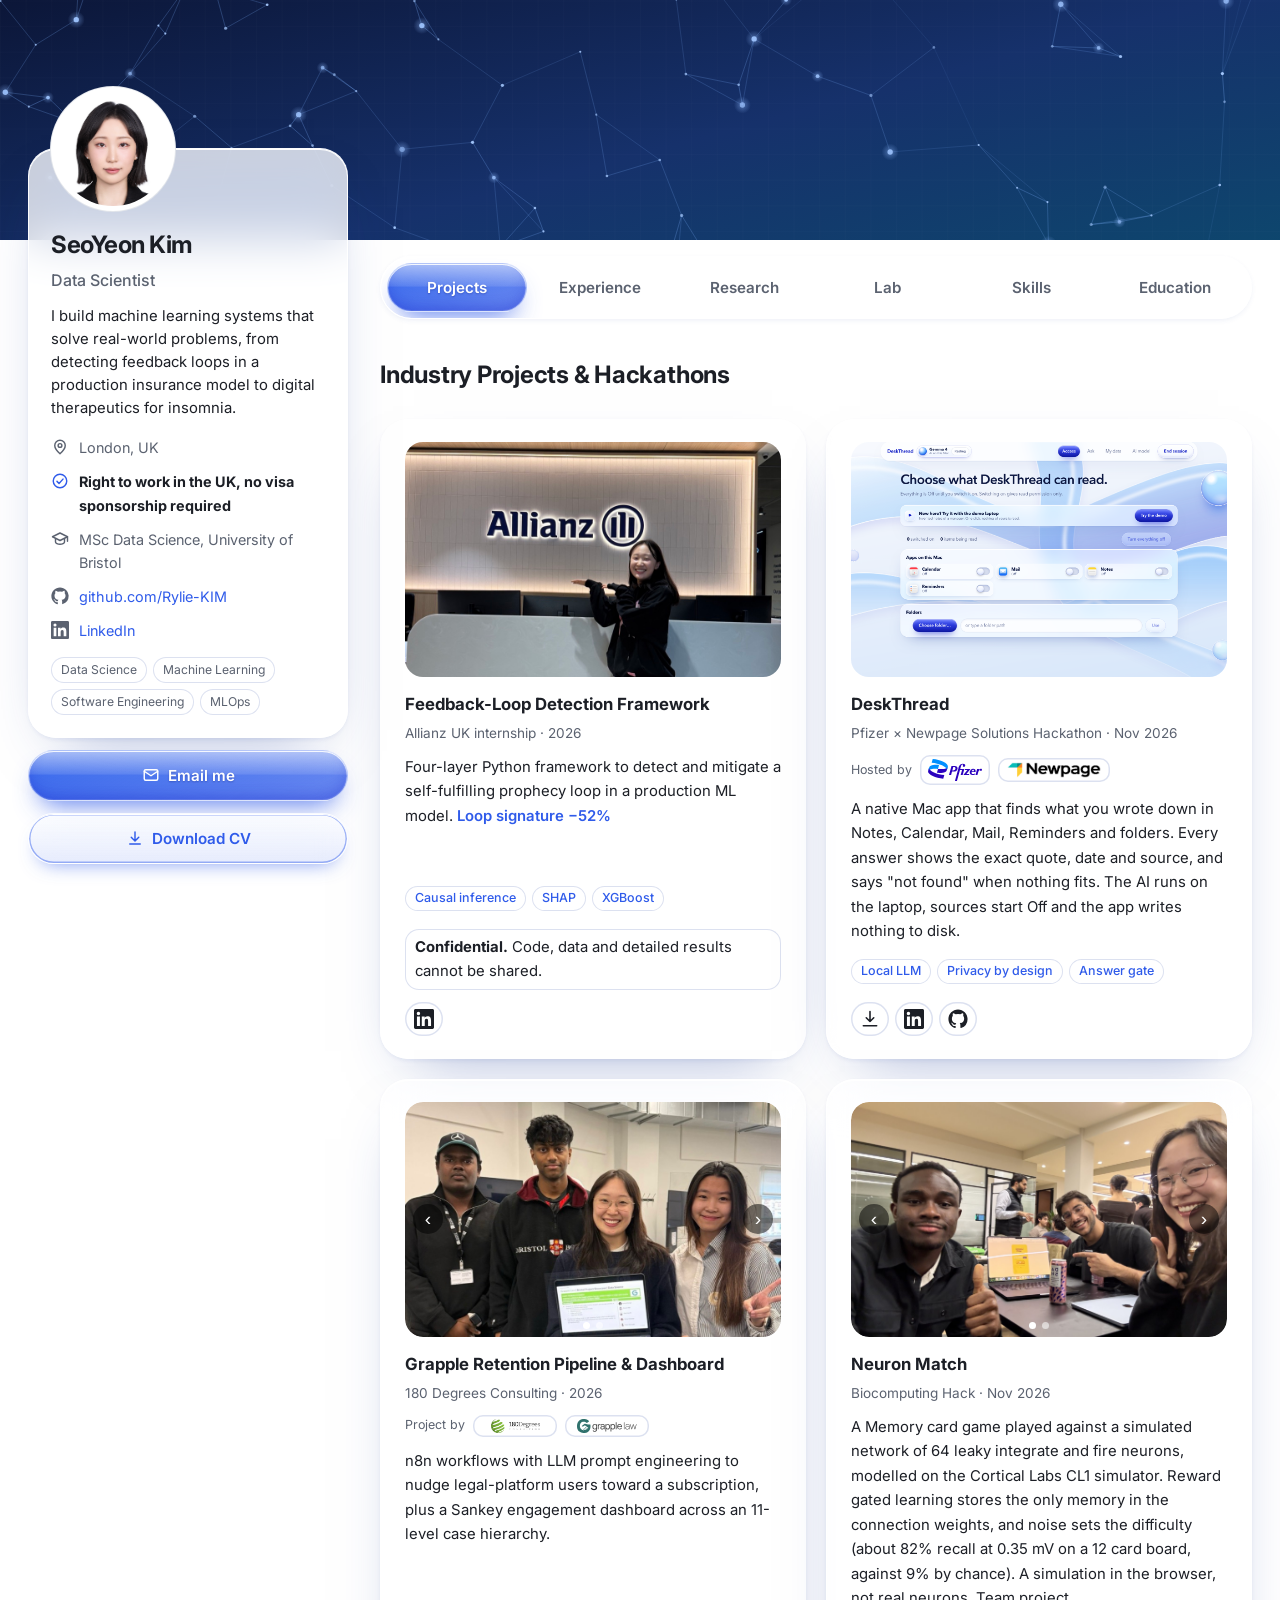
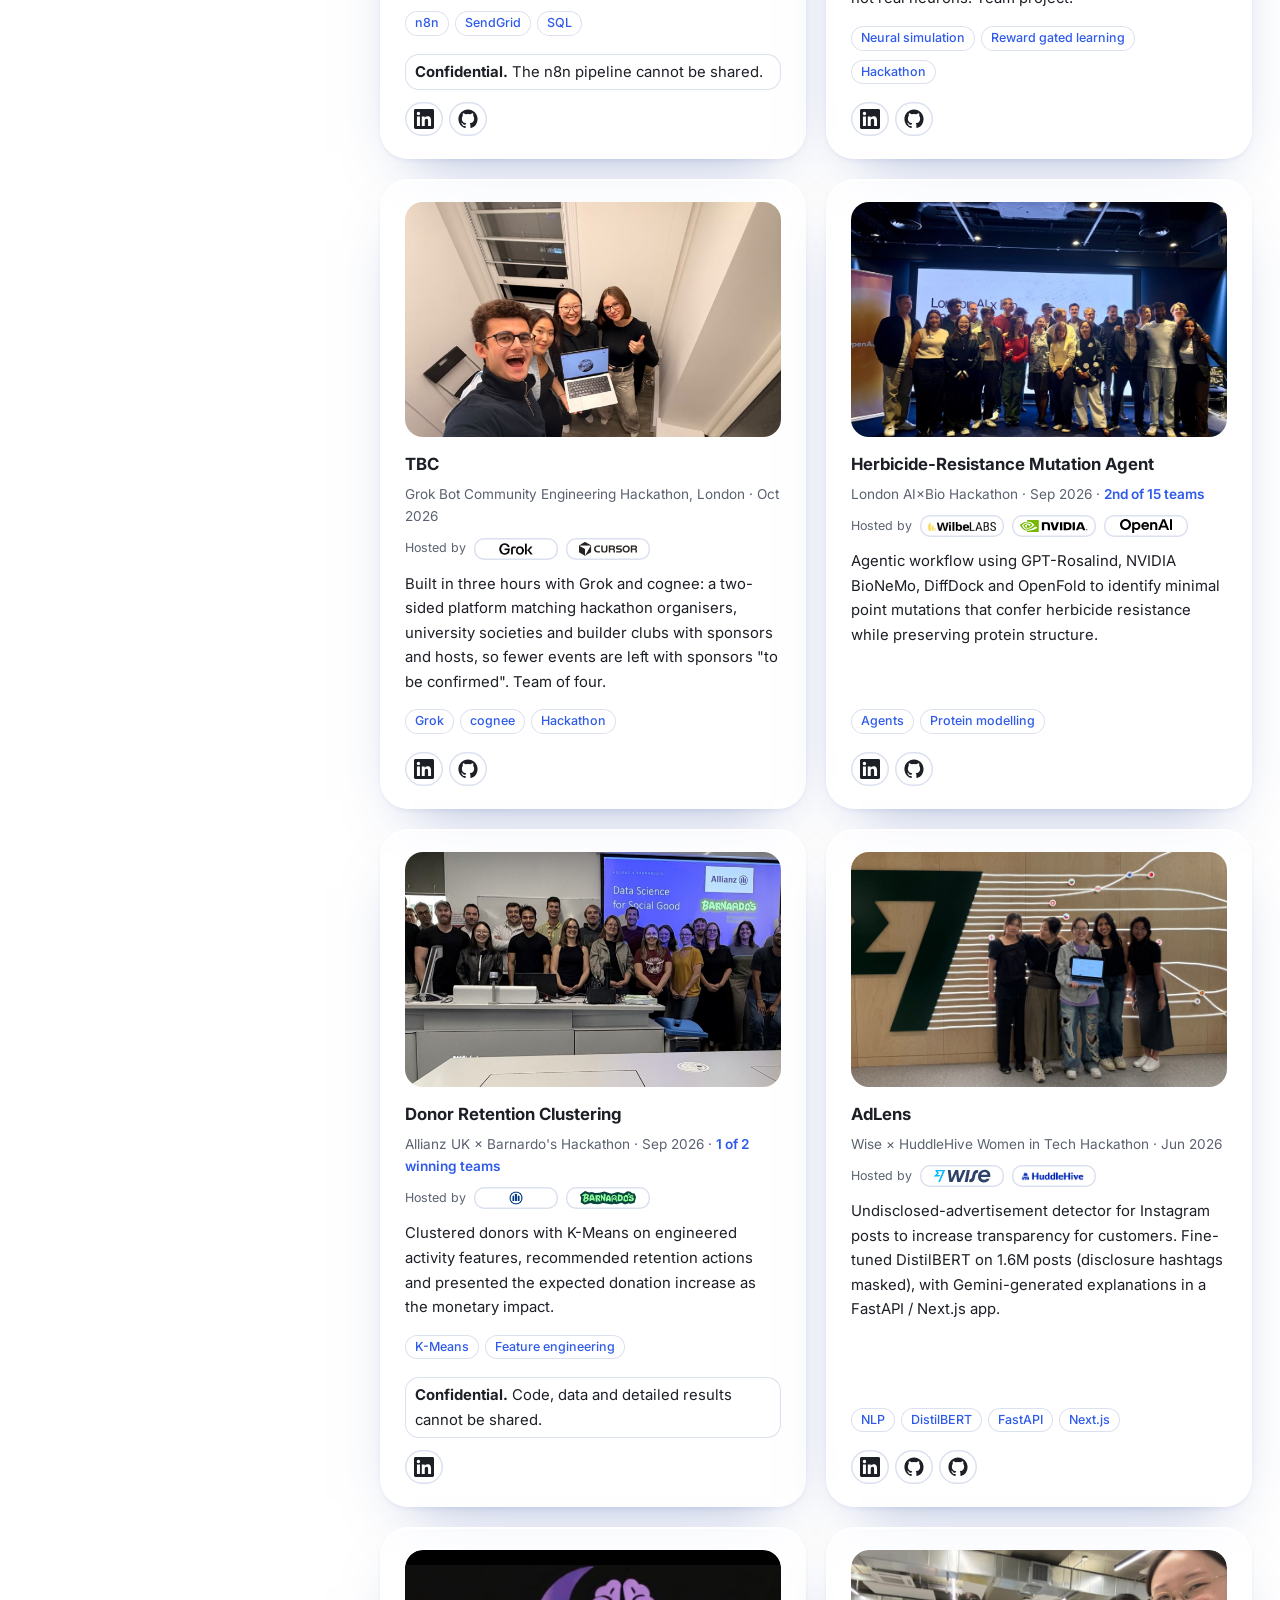
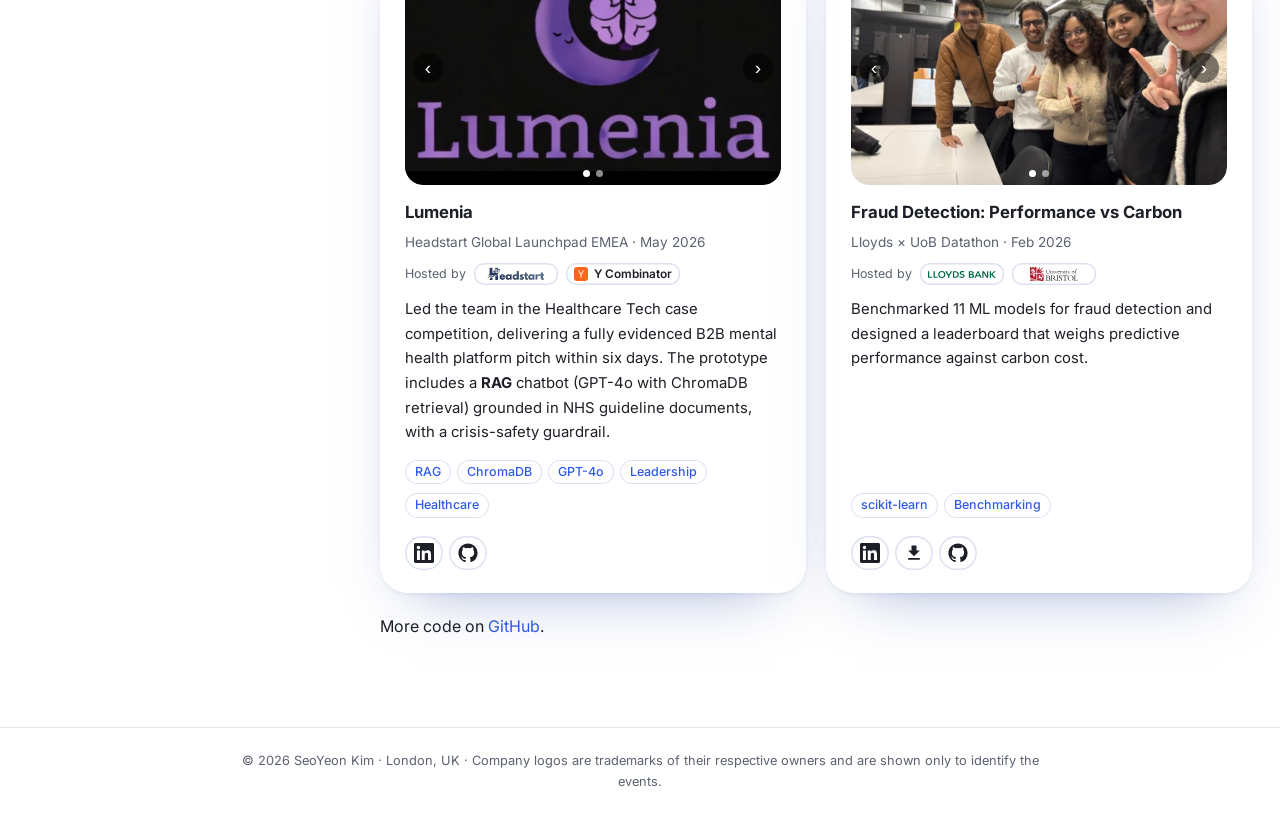
<file: index.html>
<!doctype html>
<html lang="en">
<head>
  <meta charset="utf-8">
  <meta name="viewport" content="width=device-width, initial-scale=1">
  <title>Projects | SeoYeon Kim</title>
  <meta name="description" content="Portfolio of SeoYeon Kim, MSc Data Science graduate (University of Bristol).">
  <link rel="preconnect" href="https://fonts.googleapis.com">
  <link rel="preconnect" href="https://fonts.gstatic.com" crossorigin>
  <link href="https://fonts.googleapis.com/css2?family=Inter:wght@400;500;600;700&display=swap" rel="stylesheet">
  <link rel="stylesheet" href="style.css?v=20261124blue">
<link rel="icon" href="favicon.ico" sizes="any">
<link rel="icon" type="image/png" href="assets/favicon.png">
<link rel="apple-touch-icon" href="assets/apple-touch-icon.png">
</head>
<body>

<div class="banner" role="img" aria-label="Decorative network background"></div>

<div class="layout">
<aside class="profile">
  <div class="pcard">
    <img class="pavatar" src="assets/profile.jpg" alt="SeoYeon Kim">
    <h1>SeoYeon Kim</h1>
    <p class="prole">Data Scientist</p>
    <p class="pbio">I build machine learning systems that solve real-world problems, from detecting feedback loops in a production insurance model to digital therapeutics for insomnia.</p>
    <ul class="pinfo">
      <li><svg viewBox="0 0 24 24" width="18" height="18" fill="none" stroke="currentColor" stroke-width="1.9" stroke-linecap="round" stroke-linejoin="round" aria-hidden="true"><path d="M12 21s-7-6.2-7-11a7 7 0 0 1 14 0c0 4.8-7 11-7 11Z"/><circle cx="12" cy="10" r="2.5"/></svg><span>London, UK</span></li>
      <li class="visa"><svg viewBox="0 0 24 24" width="18" height="18" fill="none" stroke="currentColor" stroke-width="1.9" stroke-linecap="round" stroke-linejoin="round" aria-hidden="true"><circle cx="12" cy="12" r="9"/><path d="m8 12.5 2.7 2.7L16 9.5"/></svg><span><strong>Right to work in the UK, no visa sponsorship required</strong></span></li>
      <li><svg viewBox="0 0 24 24" width="18" height="18" fill="none" stroke="currentColor" stroke-width="1.9" stroke-linecap="round" stroke-linejoin="round" aria-hidden="true"><path d="m2 9 10-5 10 5-10 5Z"/><path d="M6 11.5V16c0 1.5 3 3 6 3s6-1.5 6-3v-4.5M22 9v6"/></svg><span>MSc Data Science, University of Bristol</span></li>
      <li><svg viewBox="0 0 24 24" width="18" height="18" fill="currentColor" aria-hidden="true"><path d="M12 .5C5.65.5.5 5.65.5 12c0 5.08 3.29 9.39 7.86 10.91.58.1.79-.25.79-.56v-2c-3.2.7-3.88-1.54-3.88-1.54-.52-1.33-1.28-1.69-1.28-1.69-1.04-.71.08-.7.08-.7 1.15.08 1.76 1.18 1.76 1.18 1.03 1.76 2.69 1.25 3.35.95.1-.74.4-1.25.73-1.54-2.55-.29-5.24-1.28-5.24-5.69 0-1.26.45-2.28 1.18-3.09-.12-.29-.51-1.46.11-3.04 0 0 .97-.31 3.17 1.18a11 11 0 0 1 5.77 0c2.2-1.49 3.17-1.18 3.17-1.18.62 1.58.23 2.75.11 3.04.74.81 1.18 1.83 1.18 3.09 0 4.42-2.7 5.4-5.27 5.68.41.36.78 1.05.78 2.12v3.14c0 .31.21.67.8.56A11.5 11.5 0 0 0 23.5 12C23.5 5.65 18.35.5 12 .5Z"/></svg><a href="https://github.com/Rylie-KIM">github.com/Rylie-KIM</a></li>
      <li><svg viewBox="0 0 24 24" width="18" height="18" fill="currentColor" aria-hidden="true"><path d="M20.45 20.45h-3.56v-5.57c0-1.33-.03-3.04-1.85-3.04-1.86 0-2.14 1.45-2.14 2.95v5.66H9.34V9h3.42v1.56h.05c.48-.9 1.64-1.85 3.37-1.85 3.6 0 4.27 2.37 4.27 5.46v6.28ZM5.34 7.43a2.06 2.06 0 1 1 0-4.13 2.06 2.06 0 0 1 0 4.13ZM7.12 20.45H3.56V9h3.56v11.45ZM22.22 0H1.77C.79 0 0 .77 0 1.73v20.54C0 23.23.79 24 1.77 24h20.45c.98 0 1.78-.77 1.78-1.73V1.73C24 .77 23.2 0 22.22 0Z"/></svg><a href="http://www.linkedin.com/in/seo-yeon-kim-syk">LinkedIn</a></li>
    </ul>
    <div class="pchips"><span>Data Science</span><span>Machine Learning</span><span>Software Engineering</span><span>MLOps</span></div>
  </div>
  <button class="pbtn primary copy-email" type="button" data-email="yeonkim112599@gmail.com" data-label="Email me"><svg viewBox="0 0 24 24" width="18" height="18" fill="none" stroke="currentColor" stroke-width="1.9" stroke-linecap="round" stroke-linejoin="round" aria-hidden="true"><rect x="3" y="5" width="18" height="14" rx="2"/><path d="m3 7 9 6 9-6"/></svg><span>Email me</span></button>
  <a class="pbtn" href="assets/cv/SeoYeon_Kim_CV.pdf" download="SeoYeon_Kim_CV.pdf"><svg viewBox="0 0 24 24" width="18" height="18" fill="none" stroke="currentColor" stroke-width="1.9" stroke-linecap="round" stroke-linejoin="round" aria-hidden="true"><path d="M12 4v11M7 11l5 5 5-5M5 20h14"/></svg><span>Download CV</span></a>
</aside>
<div class="content">
<nav class="subtabs" aria-label="Sections"><a href="index.html" class="on" aria-current="page"><span>Projects</span></a><a href="experience.html"><span>Experience</span></a><a href="research.html"><span>Research</span></a><a href="lab.html"><span>Lab</span></a><a href="skills.html"><span>Skills</span></a><a href="education.html"><span>Education</span></a></nav>
<main>

<section id="projects">
  <h2>Industry Projects &amp; Hackathons</h2>
  <div class="grid">

    <article class="card">
      <img class="thumb" src="assets/projects/allianz.jpg" alt="Allianz UK office" loading="lazy">
      <h3>Feedback-Loop Detection Framework</h3>
      <div class="meta">Allianz UK internship · 2026</div>
      <p>Four-layer Python framework to detect and mitigate a self-fulfilling prophecy loop in a production ML model. <span class="badge">Loop signature −52%</span></p>
      <div><span class="tag">Causal inference</span><span class="tag">SHAP</span><span class="tag">XGBoost</span></div>
      <p class="conf"><strong>Confidential.</strong> Code, data and detailed results cannot be shared.</p>
      <div class="links"><a class="ico" href="https://lnkd.in/p/eHBMEHkT" title="LinkedIn post" aria-label="LinkedIn post"><svg viewBox="0 0 24 24" width="20" height="20" fill="currentColor" aria-hidden="true"><path d="M20.45 20.45h-3.56v-5.57c0-1.33-.03-3.04-1.85-3.04-1.86 0-2.14 1.45-2.14 2.95v5.66H9.34V9h3.42v1.56h.05c.48-.9 1.64-1.85 3.37-1.85 3.6 0 4.27 2.37 4.27 5.46v6.28ZM5.34 7.43a2.06 2.06 0 1 1 0-4.13 2.06 2.06 0 0 1 0 4.13ZM7.12 20.45H3.56V9h3.56v11.45ZM22.22 0H1.77C.79 0 0 .77 0 1.73v20.54C0 23.23.79 24 1.77 24h20.45c.98 0 1.78-.77 1.78-1.73V1.73C24 .77 23.2 0 22.22 0Z"/></svg></a></div>
    </article>

    <article class="card">
      <img class="thumb" src="assets/projects/deskthread.png" alt="DeskThread: choose what the app may read" loading="lazy">
      <h3>DeskThread</h3>
      <div class="meta">Pfizer × Newpage Solutions Hackathon · Nov 2026</div>
      <div class="sponsors"><span>Hosted by</span><span class="logo"><img src="assets/logos/pfizer.svg" alt="Pfizer" loading="lazy" style="width:auto;height:22px"></span><span class="logo"><img src="assets/logos/newpage.png" alt="Newpage Solutions" loading="lazy" style="width:96px;height:16px"></span></div>
      <p>A native Mac app that finds what you wrote down in Notes, Calendar, Mail, Reminders and folders. Every answer shows the exact quote, date and source, and says "not found" when nothing fits. The AI runs on the laptop, sources start Off and the app writes nothing to disk.</p>
      <div><span class="tag">Local LLM</span><span class="tag">Privacy by design</span><span class="tag">Answer gate</span></div>
      <div class="links"><a class="ico" href="https://deskthread.vercel.app/" title="Download the app" aria-label="Download the app"><svg viewBox="0 0 24 24" width="20" height="20" fill="none" stroke="currentColor" stroke-width="1.9" stroke-linecap="round" stroke-linejoin="round" aria-hidden="true"><path d="M12 3v12m0 0-4.5-4.5M12 15l4.5-4.5M4 20h16"/></svg></a><a class="ico" href="https://lnkd.in/p/efGpfuuA" title="LinkedIn post" aria-label="LinkedIn post"><svg viewBox="0 0 24 24" width="20" height="20" fill="currentColor" aria-hidden="true"><path d="M20.45 20.45h-3.56v-5.57c0-1.33-.03-3.04-1.85-3.04-1.86 0-2.14 1.45-2.14 2.95v5.66H9.34V9h3.42v1.56h.05c.48-.9 1.64-1.85 3.37-1.85 3.6 0 4.27 2.37 4.27 5.46v6.28ZM5.34 7.43a2.06 2.06 0 1 1 0-4.13 2.06 2.06 0 0 1 0 4.13ZM7.12 20.45H3.56V9h3.56v11.45ZM22.22 0H1.77C.79 0 0 .77 0 1.73v20.54C0 23.23.79 24 1.77 24h20.45c.98 0 1.78-.77 1.78-1.73V1.73C24 .77 23.2 0 22.22 0Z"/></svg></a><a class="ico" href="https://github.com/Rylie-KIM/deskthread-app" title="GitHub · Project repository" aria-label="GitHub · Project repository"><svg viewBox="0 0 24 24" width="20" height="20" fill="currentColor" aria-hidden="true"><path d="M12 .5C5.65.5.5 5.65.5 12c0 5.08 3.29 9.39 7.86 10.91.58.1.79-.25.79-.56v-2c-3.2.7-3.88-1.54-3.88-1.54-.52-1.33-1.28-1.69-1.28-1.69-1.04-.71.08-.7.08-.7 1.15.08 1.76 1.18 1.76 1.18 1.03 1.76 2.69 1.25 3.35.95.1-.74.4-1.25.73-1.54-2.55-.29-5.24-1.28-5.24-5.69 0-1.26.45-2.28 1.18-3.09-.12-.29-.51-1.46.11-3.04 0 0 .97-.31 3.17 1.18a11 11 0 0 1 5.77 0c2.2-1.49 3.17-1.18 3.17-1.18.62 1.58.23 2.75.11 3.04.74.81 1.18 1.83 1.18 3.09 0 4.42-2.7 5.4-5.27 5.68.41.36.78 1.05.78 2.12v3.14c0 .31.21.67.8.56A11.5 11.5 0 0 0 23.5 12C23.5 5.65 18.35.5 12 .5Z"/></svg></a></div>
    </article>

    <article class="card">
      <div class="carousel"><div class="track"><img class="thumb" src="assets/projects/grapple.jpg" alt="180 Degrees Consulting Grapple Law team" loading="lazy"><img class="thumb" style="object-position:top" src="assets/projects/grapple_profile.png" alt="Grapple Law project team profile" loading="lazy"></div></div>
      <h3>Grapple Retention Pipeline &amp; Dashboard</h3>
      <div class="meta">180 Degrees Consulting · 2026</div>
      <div class="sponsors"><span>Project by</span><span class="logo"><img src="assets/logos/180dc-full.png" alt="180 Degrees Consulting" loading="lazy"></span><span class="logo"><img src="assets/logos/grapple.svg" alt="Grapple Law" loading="lazy"></span></div>
      <p>n8n workflows with LLM prompt engineering to nudge legal-platform users toward a subscription, plus a Sankey engagement dashboard across an 11-level case hierarchy.</p>
      <div><span class="tag">n8n</span><span class="tag">SendGrid</span><span class="tag">SQL</span></div>
      <p class="conf"><strong>Confidential.</strong> The n8n pipeline cannot be shared.</p>
      <div class="links"><a class="ico" href="https://lnkd.in/p/ekDE3k5n" title="LinkedIn post" aria-label="LinkedIn post"><svg viewBox="0 0 24 24" width="20" height="20" fill="currentColor" aria-hidden="true"><path d="M20.45 20.45h-3.56v-5.57c0-1.33-.03-3.04-1.85-3.04-1.86 0-2.14 1.45-2.14 2.95v5.66H9.34V9h3.42v1.56h.05c.48-.9 1.64-1.85 3.37-1.85 3.6 0 4.27 2.37 4.27 5.46v6.28ZM5.34 7.43a2.06 2.06 0 1 1 0-4.13 2.06 2.06 0 0 1 0 4.13ZM7.12 20.45H3.56V9h3.56v11.45ZM22.22 0H1.77C.79 0 0 .77 0 1.73v20.54C0 23.23.79 24 1.77 24h20.45c.98 0 1.78-.77 1.78-1.73V1.73C24 .77 23.2 0 22.22 0Z"/></svg></a><a class="ico" href="https://github.com/michaelsamuel2005/GrappleDashboard" title="GitHub · Dashboard" aria-label="GitHub · Dashboard"><svg viewBox="0 0 24 24" width="20" height="20" fill="currentColor" aria-hidden="true"><path d="M12 .5C5.65.5.5 5.65.5 12c0 5.08 3.29 9.39 7.86 10.91.58.1.79-.25.79-.56v-2c-3.2.7-3.88-1.54-3.88-1.54-.52-1.33-1.28-1.69-1.28-1.69-1.04-.71.08-.7.08-.7 1.15.08 1.76 1.18 1.76 1.18 1.03 1.76 2.69 1.25 3.35.95.1-.74.4-1.25.73-1.54-2.55-.29-5.24-1.28-5.24-5.69 0-1.26.45-2.28 1.18-3.09-.12-.29-.51-1.46.11-3.04 0 0 .97-.31 3.17 1.18a11 11 0 0 1 5.77 0c2.2-1.49 3.17-1.18 3.17-1.18.62 1.58.23 2.75.11 3.04.74.81 1.18 1.83 1.18 3.09 0 4.42-2.7 5.4-5.27 5.68.41.36.78 1.05.78 2.12v3.14c0 .31.21.67.8.56A11.5 11.5 0 0 0 23.5 12C23.5 5.65 18.35.5 12 .5Z"/></svg></a></div>
    </article>

    <article class="card">
      <div class="carousel"><div class="track"><img class="thumb" src="assets/projects/biocomputing.jpg" alt="Neuron Match team at the Biocomputing Hack" loading="lazy" style="object-position:center 60%"><a href="assets/projects/biocomputing_slide.png"><img class="thumb" style="object-position:top" src="assets/projects/biocomputing_slide.png" alt="Neuron Match: how a link forms between face and slot neurons" loading="lazy"></a></div></div>
      <h3>Neuron Match</h3>
      <div class="meta">Biocomputing Hack · Nov 2026</div>
      <p>A Memory card game played against a simulated network of 64 leaky integrate and fire neurons, modelled on the Cortical Labs CL1 simulator. Reward gated learning stores the only memory in the connection weights, and noise sets the difficulty (about 82% recall at 0.35 mV on a 12 card board, against 9% by chance). A simulation in the browser, not real neurons. Team project.</p>
      <div><span class="tag">Neural simulation</span><span class="tag">Reward gated learning</span><span class="tag">Hackathon</span></div>
      <div class="links"><a class="ico" href="https://lnkd.in/p/e9SYqHNb" title="LinkedIn post" aria-label="LinkedIn post"><svg viewBox="0 0 24 24" width="20" height="20" fill="currentColor" aria-hidden="true"><path d="M20.45 20.45h-3.56v-5.57c0-1.33-.03-3.04-1.85-3.04-1.86 0-2.14 1.45-2.14 2.95v5.66H9.34V9h3.42v1.56h.05c.48-.9 1.64-1.85 3.37-1.85 3.6 0 4.27 2.37 4.27 5.46v6.28ZM5.34 7.43a2.06 2.06 0 1 1 0-4.13 2.06 2.06 0 0 1 0 4.13ZM7.12 20.45H3.56V9h3.56v11.45ZM22.22 0H1.77C.79 0 0 .77 0 1.73v20.54C0 23.23.79 24 1.77 24h20.45c.98 0 1.78-.77 1.78-1.73V1.73C24 .77 23.2 0 22.22 0Z"/></svg></a><a class="ico" href="https://github.com/malikyus/Biocomputing-Hack" title="GitHub · Project repository" aria-label="GitHub · Project repository"><svg viewBox="0 0 24 24" width="20" height="20" fill="currentColor" aria-hidden="true"><path d="M12 .5C5.65.5.5 5.65.5 12c0 5.08 3.29 9.39 7.86 10.91.58.1.79-.25.79-.56v-2c-3.2.7-3.88-1.54-3.88-1.54-.52-1.33-1.28-1.69-1.28-1.69-1.04-.71.08-.7.08-.7 1.15.08 1.76 1.18 1.76 1.18 1.03 1.76 2.69 1.25 3.35.95.1-.74.4-1.25.73-1.54-2.55-.29-5.24-1.28-5.24-5.69 0-1.26.45-2.28 1.18-3.09-.12-.29-.51-1.46.11-3.04 0 0 .97-.31 3.17 1.18a11 11 0 0 1 5.77 0c2.2-1.49 3.17-1.18 3.17-1.18.62 1.58.23 2.75.11 3.04.74.81 1.18 1.83 1.18 3.09 0 4.42-2.7 5.4-5.27 5.68.41.36.78 1.05.78 2.12v3.14c0 .31.21.67.8.56A11.5 11.5 0 0 0 23.5 12C23.5 5.65 18.35.5 12 .5Z"/></svg></a></div>
    </article>

    <article class="card">
      <img class="thumb" src="assets/projects/tbc.jpg" alt="TBC team at the Grok hackathon" loading="lazy" style="object-position:center 35%">
      <h3>TBC</h3>
      <div class="meta">Grok Bot Community Engineering Hackathon, London · Oct 2026</div>
      <div class="sponsors"><span>Hosted by</span><span class="logo"><img src="assets/logos/grok.png" alt="Grok" loading="lazy"></span><span class="logo"><img src="assets/logos/cursor.svg" alt="Cursor" loading="lazy"></span></div>
      <p>Built in three hours with Grok and cognee: a two-sided platform matching hackathon organisers, university societies and builder clubs with sponsors and hosts, so fewer events are left with sponsors "to be confirmed". Team of four.</p>
      <div><span class="tag">Grok</span><span class="tag">cognee</span><span class="tag">Hackathon</span></div>
      <div class="links"><a class="ico" href="https://lnkd.in/p/eefx9x8j" title="LinkedIn post" aria-label="LinkedIn post"><svg viewBox="0 0 24 24" width="20" height="20" fill="currentColor" aria-hidden="true"><path d="M20.45 20.45h-3.56v-5.57c0-1.33-.03-3.04-1.85-3.04-1.86 0-2.14 1.45-2.14 2.95v5.66H9.34V9h3.42v1.56h.05c.48-.9 1.64-1.85 3.37-1.85 3.6 0 4.27 2.37 4.27 5.46v6.28ZM5.34 7.43a2.06 2.06 0 1 1 0-4.13 2.06 2.06 0 0 1 0 4.13ZM7.12 20.45H3.56V9h3.56v11.45ZM22.22 0H1.77C.79 0 0 .77 0 1.73v20.54C0 23.23.79 24 1.77 24h20.45c.98 0 1.78-.77 1.78-1.73V1.73C24 .77 23.2 0 22.22 0Z"/></svg></a><a class="ico" href="https://github.com/vickyvicky122/TBC" title="GitHub · Project repository" aria-label="GitHub · Project repository"><svg viewBox="0 0 24 24" width="20" height="20" fill="currentColor" aria-hidden="true"><path d="M12 .5C5.65.5.5 5.65.5 12c0 5.08 3.29 9.39 7.86 10.91.58.1.79-.25.79-.56v-2c-3.2.7-3.88-1.54-3.88-1.54-.52-1.33-1.28-1.69-1.28-1.69-1.04-.71.08-.7.08-.7 1.15.08 1.76 1.18 1.76 1.18 1.03 1.76 2.69 1.25 3.35.95.1-.74.4-1.25.73-1.54-2.55-.29-5.24-1.28-5.24-5.69 0-1.26.45-2.28 1.18-3.09-.12-.29-.51-1.46.11-3.04 0 0 .97-.31 3.17 1.18a11 11 0 0 1 5.77 0c2.2-1.49 3.17-1.18 3.17-1.18.62 1.58.23 2.75.11 3.04.74.81 1.18 1.83 1.18 3.09 0 4.42-2.7 5.4-5.27 5.68.41.36.78 1.05.78 2.12v3.14c0 .31.21.67.8.56A11.5 11.5 0 0 0 23.5 12C23.5 5.65 18.35.5 12 .5Z"/></svg></a></div>
    </article>

    <article class="card">
      <a href="https://lnkd.in/p/ecCn3j2A"><img class="thumb" src="assets/projects/aibio.jpg" alt="London AI x Bio Hackathon participants" loading="lazy"></a>
      <h3>Herbicide-Resistance Mutation Agent</h3>
      <div class="meta">London AI×Bio Hackathon · Sep 2026 · <span class="badge">2nd of 15 teams</span></div>
      <div class="sponsors"><span>Hosted by</span><span class="logo"><img src="assets/logos/wilbelabs.png" alt="WilbeLABS" loading="lazy"></span><span class="logo"><img src="assets/logos/nvidia.svg" alt="NVIDIA" loading="lazy"></span><span class="logo"><img src="assets/logos/openai.svg" alt="OpenAI" loading="lazy"></span></div>
      <p>Agentic workflow using GPT-Rosalind, NVIDIA BioNeMo, DiffDock and OpenFold to identify minimal point mutations that confer herbicide resistance while preserving protein structure.</p>
      <div><span class="tag">Agents</span><span class="tag">Protein modelling</span></div>
      <div class="links"><a class="ico" href="https://lnkd.in/p/ecCn3j2A" title="LinkedIn post" aria-label="LinkedIn post"><svg viewBox="0 0 24 24" width="20" height="20" fill="currentColor" aria-hidden="true"><path d="M20.45 20.45h-3.56v-5.57c0-1.33-.03-3.04-1.85-3.04-1.86 0-2.14 1.45-2.14 2.95v5.66H9.34V9h3.42v1.56h.05c.48-.9 1.64-1.85 3.37-1.85 3.6 0 4.27 2.37 4.27 5.46v6.28ZM5.34 7.43a2.06 2.06 0 1 1 0-4.13 2.06 2.06 0 0 1 0 4.13ZM7.12 20.45H3.56V9h3.56v11.45ZM22.22 0H1.77C.79 0 0 .77 0 1.73v20.54C0 23.23.79 24 1.77 24h20.45c.98 0 1.78-.77 1.78-1.73V1.73C24 .77 23.2 0 22.22 0Z"/></svg></a><a class="ico" href="https://github.com/olivervjd/agentic-enzyme-engineering-uncoupling-inhibitors" title="GitHub · Agentic workflow" aria-label="GitHub · Agentic workflow"><svg viewBox="0 0 24 24" width="20" height="20" fill="currentColor" aria-hidden="true"><path d="M12 .5C5.65.5.5 5.65.5 12c0 5.08 3.29 9.39 7.86 10.91.58.1.79-.25.79-.56v-2c-3.2.7-3.88-1.54-3.88-1.54-.52-1.33-1.28-1.69-1.28-1.69-1.04-.71.08-.7.08-.7 1.15.08 1.76 1.18 1.76 1.18 1.03 1.76 2.69 1.25 3.35.95.1-.74.4-1.25.73-1.54-2.55-.29-5.24-1.28-5.24-5.69 0-1.26.45-2.28 1.18-3.09-.12-.29-.51-1.46.11-3.04 0 0 .97-.31 3.17 1.18a11 11 0 0 1 5.77 0c2.2-1.49 3.17-1.18 3.17-1.18.62 1.58.23 2.75.11 3.04.74.81 1.18 1.83 1.18 3.09 0 4.42-2.7 5.4-5.27 5.68.41.36.78 1.05.78 2.12v3.14c0 .31.21.67.8.56A11.5 11.5 0 0 0 23.5 12C23.5 5.65 18.35.5 12 .5Z"/></svg></a></div>
    </article>

    <article class="card">
      <img class="thumb" src="assets/projects/barnardos.jpg" alt="Allianz x Barnardo's Data Science for Social Good hackathon participants" loading="lazy" style="object-position:70% center">
      <h3>Donor Retention Clustering</h3>
      <div class="meta">Allianz UK × Barnardo's Hackathon · Sep 2026 · <span class="badge">1 of 2 winning teams</span></div>
      <div class="sponsors"><span>Hosted by</span><span class="logo"><img src="assets/logos/allianz.png" alt="Allianz" loading="lazy"></span><span class="logo"><img src="assets/logos/barnardos.svg" alt="Barnardo's" loading="lazy"></span></div>
      <p>Clustered donors with K-Means on engineered activity features, recommended retention actions and presented the expected donation increase as the monetary impact.</p>
      <div><span class="tag">K-Means</span><span class="tag">Feature engineering</span></div>
      <p class="conf"><strong>Confidential.</strong> Code, data and detailed results cannot be shared.</p>
      <div class="links"><a class="ico" href="https://lnkd.in/p/eSmuMDUE" title="LinkedIn post" aria-label="LinkedIn post"><svg viewBox="0 0 24 24" width="20" height="20" fill="currentColor" aria-hidden="true"><path d="M20.45 20.45h-3.56v-5.57c0-1.33-.03-3.04-1.85-3.04-1.86 0-2.14 1.45-2.14 2.95v5.66H9.34V9h3.42v1.56h.05c.48-.9 1.64-1.85 3.37-1.85 3.6 0 4.27 2.37 4.27 5.46v6.28ZM5.34 7.43a2.06 2.06 0 1 1 0-4.13 2.06 2.06 0 0 1 0 4.13ZM7.12 20.45H3.56V9h3.56v11.45ZM22.22 0H1.77C.79 0 0 .77 0 1.73v20.54C0 23.23.79 24 1.77 24h20.45c.98 0 1.78-.77 1.78-1.73V1.73C24 .77 23.2 0 22.22 0Z"/></svg></a></div>
    </article>

    <article class="card">
      <a href="https://lnkd.in/p/ewrXJS7N"><img class="thumb" src="assets/projects/adlens.jpg" alt="Wise x HuddleHive hackathon team" loading="lazy"></a>
      <h3>AdLens</h3>
      <div class="meta">Wise × HuddleHive Women in Tech Hackathon · Jun 2026</div>
      <div class="sponsors"><span>Hosted by</span><span class="logo"><img src="assets/logos/wise.svg" alt="Wise" loading="lazy"></span><span class="logo"><img src="assets/logos/huddlehive.png" alt="HuddleHive" loading="lazy"></span></div>
      <p>Undisclosed-advertisement detector for Instagram posts to increase transparency for customers. Fine-tuned DistilBERT on 1.6M posts (disclosure hashtags masked), with Gemini-generated explanations in a FastAPI / Next.js app.</p>
      <div><span class="tag">NLP</span><span class="tag">DistilBERT</span><span class="tag">FastAPI</span><span class="tag">Next.js</span></div>
      <div class="links"><a class="ico" href="https://lnkd.in/p/ewrXJS7N" title="LinkedIn post" aria-label="LinkedIn post"><svg viewBox="0 0 24 24" width="20" height="20" fill="currentColor" aria-hidden="true"><path d="M20.45 20.45h-3.56v-5.57c0-1.33-.03-3.04-1.85-3.04-1.86 0-2.14 1.45-2.14 2.95v5.66H9.34V9h3.42v1.56h.05c.48-.9 1.64-1.85 3.37-1.85 3.6 0 4.27 2.37 4.27 5.46v6.28ZM5.34 7.43a2.06 2.06 0 1 1 0-4.13 2.06 2.06 0 0 1 0 4.13ZM7.12 20.45H3.56V9h3.56v11.45ZM22.22 0H1.77C.79 0 0 .77 0 1.73v20.54C0 23.23.79 24 1.77 24h20.45c.98 0 1.78-.77 1.78-1.73V1.73C24 .77 23.2 0 22.22 0Z"/></svg></a><a class="ico" href="https://lnkd.in/e_X7Y5Zg" title="GitHub · ML & detection engine" aria-label="GitHub · ML & detection engine"><svg viewBox="0 0 24 24" width="20" height="20" fill="currentColor" aria-hidden="true"><path d="M12 .5C5.65.5.5 5.65.5 12c0 5.08 3.29 9.39 7.86 10.91.58.1.79-.25.79-.56v-2c-3.2.7-3.88-1.54-3.88-1.54-.52-1.33-1.28-1.69-1.28-1.69-1.04-.71.08-.7.08-.7 1.15.08 1.76 1.18 1.76 1.18 1.03 1.76 2.69 1.25 3.35.95.1-.74.4-1.25.73-1.54-2.55-.29-5.24-1.28-5.24-5.69 0-1.26.45-2.28 1.18-3.09-.12-.29-.51-1.46.11-3.04 0 0 .97-.31 3.17 1.18a11 11 0 0 1 5.77 0c2.2-1.49 3.17-1.18 3.17-1.18.62 1.58.23 2.75.11 3.04.74.81 1.18 1.83 1.18 3.09 0 4.42-2.7 5.4-5.27 5.68.41.36.78 1.05.78 2.12v3.14c0 .31.21.67.8.56A11.5 11.5 0 0 0 23.5 12C23.5 5.65 18.35.5 12 .5Z"/></svg></a><a class="ico" href="https://lnkd.in/e6mPdQmp" title="GitHub · Web app" aria-label="GitHub · Web app"><svg viewBox="0 0 24 24" width="20" height="20" fill="currentColor" aria-hidden="true"><path d="M12 .5C5.65.5.5 5.65.5 12c0 5.08 3.29 9.39 7.86 10.91.58.1.79-.25.79-.56v-2c-3.2.7-3.88-1.54-3.88-1.54-.52-1.33-1.28-1.69-1.28-1.69-1.04-.71.08-.7.08-.7 1.15.08 1.76 1.18 1.76 1.18 1.03 1.76 2.69 1.25 3.35.95.1-.74.4-1.25.73-1.54-2.55-.29-5.24-1.28-5.24-5.69 0-1.26.45-2.28 1.18-3.09-.12-.29-.51-1.46.11-3.04 0 0 .97-.31 3.17 1.18a11 11 0 0 1 5.77 0c2.2-1.49 3.17-1.18 3.17-1.18.62 1.58.23 2.75.11 3.04.74.81 1.18 1.83 1.18 3.09 0 4.42-2.7 5.4-5.27 5.68.41.36.78 1.05.78 2.12v3.14c0 .31.21.67.8.56A11.5 11.5 0 0 0 23.5 12C23.5 5.65 18.35.5 12 .5Z"/></svg></a></div>
    </article>

    <article class="card">
      <div class="carousel"><div class="track"><a href="https://www.linkedin.com/posts/seo-yeon-kim-syk_headstart-launchpad2026-healthtech-ugcPost-7443459306458427392-GZk8"><img class="thumb" style="object-fit:contain;background:#000" src="assets/projects/lumenia.jpg" alt="Lumenia logo" loading="lazy"></a><a href="https://www.linkedin.com/posts/seo-yeon-kim-syk_headstart-launchpad2026-healthtech-ugcPost-7443459306458427392-GZk8"><img class="thumb" src="assets/projects/lumenia_cert.jpg" alt="Headstart Launchpad certificate of completion" loading="lazy"></a></div></div>
      <h3>Lumenia</h3>
      <div class="meta">Headstart Global Launchpad EMEA · May 2026</div>
      <div class="sponsors"><span>Hosted by</span><span class="logo"><img src="assets/logos/headstart.png" alt="Headstart Global" loading="lazy"></span><span class="logo logo-text"><img src="assets/logos/ycombinator.svg" alt="Y Combinator" loading="lazy"><b>Y Combinator</b></span></div>
      <p>Led the team in the Healthcare Tech case competition, delivering a fully evidenced B2B mental health platform pitch within six days. The prototype includes a <strong>RAG</strong> chatbot (GPT-4o with ChromaDB retrieval) grounded in NHS guideline documents, with a crisis-safety guardrail.</p>
      <div><span class="tag">RAG</span><span class="tag">ChromaDB</span><span class="tag">GPT-4o</span><span class="tag">Leadership</span><span class="tag">Healthcare</span></div>
      <div class="links"><a class="ico" href="https://www.linkedin.com/posts/seo-yeon-kim-syk_headstart-launchpad2026-healthtech-ugcPost-7443459306458427392-GZk8" title="LinkedIn post" aria-label="LinkedIn post"><svg viewBox="0 0 24 24" width="20" height="20" fill="currentColor" aria-hidden="true"><path d="M20.45 20.45h-3.56v-5.57c0-1.33-.03-3.04-1.85-3.04-1.86 0-2.14 1.45-2.14 2.95v5.66H9.34V9h3.42v1.56h.05c.48-.9 1.64-1.85 3.37-1.85 3.6 0 4.27 2.37 4.27 5.46v6.28ZM5.34 7.43a2.06 2.06 0 1 1 0-4.13 2.06 2.06 0 0 1 0 4.13ZM7.12 20.45H3.56V9h3.56v11.45ZM22.22 0H1.77C.79 0 0 .77 0 1.73v20.54C0 23.23.79 24 1.77 24h20.45c.98 0 1.78-.77 1.78-1.73V1.73C24 .77 23.2 0 22.22 0Z"/></svg></a><a class="ico" href="https://github.com/Rylie-KIM/uob-msc-bdss-hsg-launchpad-2026" title="GitHub · Project repository" aria-label="GitHub · Project repository"><svg viewBox="0 0 24 24" width="20" height="20" fill="currentColor" aria-hidden="true"><path d="M12 .5C5.65.5.5 5.65.5 12c0 5.08 3.29 9.39 7.86 10.91.58.1.79-.25.79-.56v-2c-3.2.7-3.88-1.54-3.88-1.54-.52-1.33-1.28-1.69-1.28-1.69-1.04-.71.08-.7.08-.7 1.15.08 1.76 1.18 1.76 1.18 1.03 1.76 2.69 1.25 3.35.95.1-.74.4-1.25.73-1.54-2.55-.29-5.24-1.28-5.24-5.69 0-1.26.45-2.28 1.18-3.09-.12-.29-.51-1.46.11-3.04 0 0 .97-.31 3.17 1.18a11 11 0 0 1 5.77 0c2.2-1.49 3.17-1.18 3.17-1.18.62 1.58.23 2.75.11 3.04.74.81 1.18 1.83 1.18 3.09 0 4.42-2.7 5.4-5.27 5.68.41.36.78 1.05.78 2.12v3.14c0 .31.21.67.8.56A11.5 11.5 0 0 0 23.5 12C23.5 5.65 18.35.5 12 .5Z"/></svg></a></div>
    </article>

    <article class="card">
      <div class="carousel"><div class="track"><a href="https://lnkd.in/p/eapujvNC"><img class="thumb" src="assets/projects/lloyds_team.jpg" alt="Lloyds x UoB Datathon team" loading="lazy"></a><a href="https://lnkd.in/p/eapujvNC"><img class="thumb" src="assets/projects/lloyds.jpg" alt="Team slide: Credit Card Fraud Detection" loading="lazy"></a></div></div>
      <h3>Fraud Detection: Performance vs Carbon</h3>
      <div class="meta">Lloyds × UoB Datathon · Feb 2026</div>
      <div class="sponsors"><span>Hosted by</span><span class="logo"><img src="assets/logos/lloyds.svg" alt="Lloyds Bank" loading="lazy"></span><span class="logo"><img src="assets/logos/bristol.svg" alt="University of Bristol" loading="lazy"></span></div>
      <p>Benchmarked 11 ML models for fraud detection and designed a leaderboard that weighs predictive performance against carbon cost.</p>
      <div><span class="tag">scikit-learn</span><span class="tag">Benchmarking</span></div>
      <div class="links"><a class="ico" href="https://lnkd.in/p/eapujvNC" title="LinkedIn post" aria-label="LinkedIn post"><svg viewBox="0 0 24 24" width="20" height="20" fill="currentColor" aria-hidden="true"><path d="M20.45 20.45h-3.56v-5.57c0-1.33-.03-3.04-1.85-3.04-1.86 0-2.14 1.45-2.14 2.95v5.66H9.34V9h3.42v1.56h.05c.48-.9 1.64-1.85 3.37-1.85 3.6 0 4.27 2.37 4.27 5.46v6.28ZM5.34 7.43a2.06 2.06 0 1 1 0-4.13 2.06 2.06 0 0 1 0 4.13ZM7.12 20.45H3.56V9h3.56v11.45ZM22.22 0H1.77C.79 0 0 .77 0 1.73v20.54C0 23.23.79 24 1.77 24h20.45c.98 0 1.78-.77 1.78-1.73V1.73C24 .77 23.2 0 22.22 0Z"/></svg></a><a class="ico" href="assets/reports/SeoYeon_Kim_Lloyds_Datathon_Fraud_Detection_Presentation.pdf" title="Presentation (PDF)" aria-label="Presentation (PDF)"><svg viewBox="0 0 24 24" width="20" height="20" fill="currentColor" aria-hidden="true"><path d="M19 9h-4V3H9v6H5l7 7 7-7zM5 18v2h14v-2H5z"/></svg></a><a class="ico" href="https://github.com/AmritRajeev/Bristol-Datathon-code" title="GitHub · Code" aria-label="GitHub · Code"><svg viewBox="0 0 24 24" width="20" height="20" fill="currentColor" aria-hidden="true"><path d="M12 .5C5.65.5.5 5.65.5 12c0 5.08 3.29 9.39 7.86 10.91.58.1.79-.25.79-.56v-2c-3.2.7-3.88-1.54-3.88-1.54-.52-1.33-1.28-1.69-1.28-1.69-1.04-.71.08-.7.08-.7 1.15.08 1.76 1.18 1.76 1.18 1.03 1.76 2.69 1.25 3.35.95.1-.74.4-1.25.73-1.54-2.55-.29-5.24-1.28-5.24-5.69 0-1.26.45-2.28 1.18-3.09-.12-.29-.51-1.46.11-3.04 0 0 .97-.31 3.17 1.18a11 11 0 0 1 5.77 0c2.2-1.49 3.17-1.18 3.17-1.18.62 1.58.23 2.75.11 3.04.74.81 1.18 1.83 1.18 3.09 0 4.42-2.7 5.4-5.27 5.68.41.36.78 1.05.78 2.12v3.14c0 .31.21.67.8.56A11.5 11.5 0 0 0 23.5 12C23.5 5.65 18.35.5 12 .5Z"/></svg></a></div>
    </article>

  </div>
  <p style="margin-top:20px">More code on <a href="https://github.com/Rylie-KIM">GitHub</a>.</p>
</section>

</main>
</div>
</div>

<footer class="legal-foot"><div class="wrap">© 2026 SeoYeon Kim · London, UK · Company logos are trademarks of their respective owners and are shown only to identify the events.</div></footer>

<script>
(function () {
  var h = (location.hash || '').replace('#', '');
  if (['experience','research','lab','skills','education'].indexOf(h) !== -1) location.replace(h + '.html');
})();

(function () {
  document.querySelectorAll('.copy-email').forEach(function (b) {
    b.addEventListener('click', function () {
      var t = b.getAttribute('data-email');
      var label = b.getAttribute('data-label');
      var span = b.querySelector('span') || b;
      function done() { span.textContent = 'Copied: ' + t; setTimeout(function () { span.textContent = label; }, 2200); }
      if (navigator.clipboard && navigator.clipboard.writeText) {
        navigator.clipboard.writeText(t).then(done, function () { window.prompt('Copy this address:', t); });
      } else { window.prompt('Copy this address:', t); }
    });
  });
})();
document.querySelectorAll('.carousel').forEach(function (c) {
  var track = c.querySelector('.track');
  var n = track.children.length;
  if (n < 2) return;
  var dots = document.createElement('div');
  dots.className = 'dots';
  var ds = [];
  for (var i = 0; i < n; i++) {
    var d = document.createElement('button');
    d.type = 'button';
    d.setAttribute('aria-label', 'Photo ' + (i + 1));
    (function (i) { d.onclick = function () { track.scrollTo({ left: i * track.clientWidth, behavior: 'smooth' }); }; })(i);
    dots.appendChild(d); ds.push(d);
  }
  function mk(cls, label, dir) {
    var b = document.createElement('button');
    b.type = 'button'; b.className = 'nav ' + cls; b.textContent = label;
    b.setAttribute('aria-label', dir > 0 ? 'Next photo' : 'Previous photo');
    b.onclick = function () { track.scrollBy({ left: dir * track.clientWidth, behavior: 'smooth' }); };
    return b;
  }
  c.appendChild(mk('prev', '\u2039', -1));
  c.appendChild(mk('next', '\u203a', 1));
  c.appendChild(dots);
  function sync() {
    var i = Math.round(track.scrollLeft / track.clientWidth);
    ds.forEach(function (d, k) { d.classList.toggle('on', k === i); });
  }
  track.addEventListener('scroll', sync, { passive: true });
  sync();
});
</script>
</body>
</html>
</file>
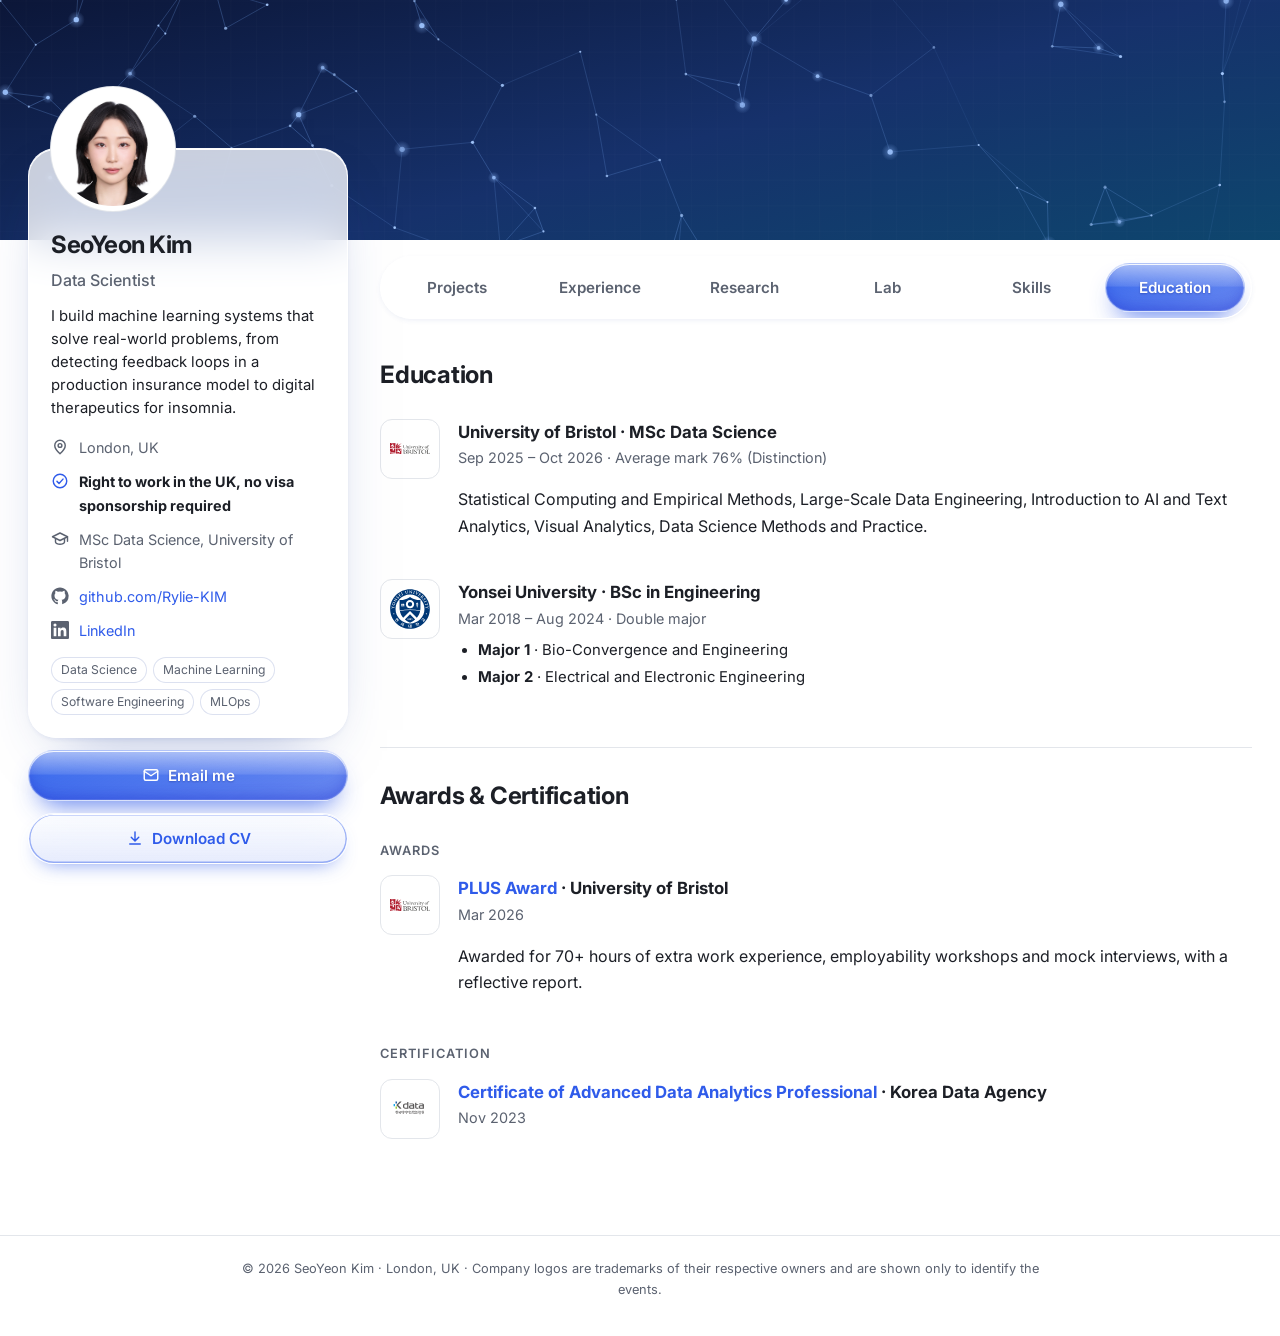
<file: education.html>
<!doctype html>
<html lang="en">
<head>
  <meta charset="utf-8">
  <meta name="viewport" content="width=device-width, initial-scale=1">
  <title>Education | SeoYeon Kim</title>
  <meta name="description" content="Portfolio of SeoYeon Kim, MSc Data Science graduate (University of Bristol).">
  <link rel="preconnect" href="https://fonts.googleapis.com">
  <link rel="preconnect" href="https://fonts.gstatic.com" crossorigin>
  <link href="https://fonts.googleapis.com/css2?family=Inter:wght@400;500;600;700&display=swap" rel="stylesheet">
  <link rel="stylesheet" href="style.css?v=20261124blue">
<link rel="icon" href="favicon.ico" sizes="any">
<link rel="icon" type="image/png" href="assets/favicon.png">
<link rel="apple-touch-icon" href="assets/apple-touch-icon.png">
</head>
<body>

<div class="banner" role="img" aria-label="Decorative network background"></div>

<div class="layout">
<aside class="profile">
  <div class="pcard">
    <img class="pavatar" src="assets/profile.jpg" alt="SeoYeon Kim">
    <h1>SeoYeon Kim</h1>
    <p class="prole">Data Scientist</p>
    <p class="pbio">I build machine learning systems that solve real-world problems, from detecting feedback loops in a production insurance model to digital therapeutics for insomnia.</p>
    <ul class="pinfo">
      <li><svg viewBox="0 0 24 24" width="18" height="18" fill="none" stroke="currentColor" stroke-width="1.9" stroke-linecap="round" stroke-linejoin="round" aria-hidden="true"><path d="M12 21s-7-6.2-7-11a7 7 0 0 1 14 0c0 4.8-7 11-7 11Z"/><circle cx="12" cy="10" r="2.5"/></svg><span>London, UK</span></li>
      <li class="visa"><svg viewBox="0 0 24 24" width="18" height="18" fill="none" stroke="currentColor" stroke-width="1.9" stroke-linecap="round" stroke-linejoin="round" aria-hidden="true"><circle cx="12" cy="12" r="9"/><path d="m8 12.5 2.7 2.7L16 9.5"/></svg><span><strong>Right to work in the UK, no visa sponsorship required</strong></span></li>
      <li><svg viewBox="0 0 24 24" width="18" height="18" fill="none" stroke="currentColor" stroke-width="1.9" stroke-linecap="round" stroke-linejoin="round" aria-hidden="true"><path d="m2 9 10-5 10 5-10 5Z"/><path d="M6 11.5V16c0 1.5 3 3 6 3s6-1.5 6-3v-4.5M22 9v6"/></svg><span>MSc Data Science, University of Bristol</span></li>
      <li><svg viewBox="0 0 24 24" width="18" height="18" fill="currentColor" aria-hidden="true"><path d="M12 .5C5.65.5.5 5.65.5 12c0 5.08 3.29 9.39 7.86 10.91.58.1.79-.25.79-.56v-2c-3.2.7-3.88-1.54-3.88-1.54-.52-1.33-1.28-1.69-1.28-1.69-1.04-.71.08-.7.08-.7 1.15.08 1.76 1.18 1.76 1.18 1.03 1.76 2.69 1.25 3.35.95.1-.74.4-1.25.73-1.54-2.55-.29-5.24-1.28-5.24-5.69 0-1.26.45-2.28 1.18-3.09-.12-.29-.51-1.46.11-3.04 0 0 .97-.31 3.17 1.18a11 11 0 0 1 5.77 0c2.2-1.49 3.17-1.18 3.17-1.18.62 1.58.23 2.75.11 3.04.74.81 1.18 1.83 1.18 3.09 0 4.42-2.7 5.4-5.27 5.68.41.36.78 1.05.78 2.12v3.14c0 .31.21.67.8.56A11.5 11.5 0 0 0 23.5 12C23.5 5.65 18.35.5 12 .5Z"/></svg><a href="https://github.com/Rylie-KIM">github.com/Rylie-KIM</a></li>
      <li><svg viewBox="0 0 24 24" width="18" height="18" fill="currentColor" aria-hidden="true"><path d="M20.45 20.45h-3.56v-5.57c0-1.33-.03-3.04-1.85-3.04-1.86 0-2.14 1.45-2.14 2.95v5.66H9.34V9h3.42v1.56h.05c.48-.9 1.64-1.85 3.37-1.85 3.6 0 4.27 2.37 4.27 5.46v6.28ZM5.34 7.43a2.06 2.06 0 1 1 0-4.13 2.06 2.06 0 0 1 0 4.13ZM7.12 20.45H3.56V9h3.56v11.45ZM22.22 0H1.77C.79 0 0 .77 0 1.73v20.54C0 23.23.79 24 1.77 24h20.45c.98 0 1.78-.77 1.78-1.73V1.73C24 .77 23.2 0 22.22 0Z"/></svg><a href="http://www.linkedin.com/in/seo-yeon-kim-syk">LinkedIn</a></li>
    </ul>
    <div class="pchips"><span>Data Science</span><span>Machine Learning</span><span>Software Engineering</span><span>MLOps</span></div>
  </div>
  <button class="pbtn primary copy-email" type="button" data-email="yeonkim112599@gmail.com" data-label="Email me"><svg viewBox="0 0 24 24" width="18" height="18" fill="none" stroke="currentColor" stroke-width="1.9" stroke-linecap="round" stroke-linejoin="round" aria-hidden="true"><rect x="3" y="5" width="18" height="14" rx="2"/><path d="m3 7 9 6 9-6"/></svg><span>Email me</span></button>
  <a class="pbtn" href="assets/cv/SeoYeon_Kim_CV.pdf" download="SeoYeon_Kim_CV.pdf"><svg viewBox="0 0 24 24" width="18" height="18" fill="none" stroke="currentColor" stroke-width="1.9" stroke-linecap="round" stroke-linejoin="round" aria-hidden="true"><path d="M12 4v11M7 11l5 5 5-5M5 20h14"/></svg><span>Download CV</span></a>
</aside>
<div class="content">
<nav class="subtabs" aria-label="Sections"><a href="index.html"><span>Projects</span></a><a href="experience.html"><span>Experience</span></a><a href="research.html"><span>Research</span></a><a href="lab.html"><span>Lab</span></a><a href="skills.html"><span>Skills</span></a><a href="education.html" class="on" aria-current="page"><span>Education</span></a></nav>
<main>

<section id="education">
  <h2>Education</h2>
  <div class="edu org">
    <div class="org-logo"><img src="assets/logos/bristol.svg" alt="University of Bristol" loading="lazy"></div>
    <div class="org-body">
    <h3>University of Bristol · MSc Data Science</h3>
    <div class="when">Sep 2025 – Oct 2026 · Average mark 76% (Distinction)</div>
    <p>Statistical Computing and Empirical Methods, Large-Scale Data Engineering, Introduction to AI and Text Analytics, Visual Analytics, Data Science Methods and Practice.</p>
  </div></div>
  <div class="edu org">
    <div class="org-logo"><img src="assets/logos/yonsei.svg" alt="Yonsei University" loading="lazy"></div>
    <div class="org-body">
    <h3>Yonsei University · BSc in Engineering</h3>
    <div class="when">Mar 2018 – Aug 2024 · Double major</div>
    <ul class="majors">
      <li><strong>Major 1</strong> · Bio-Convergence and Engineering</li>
      <li><strong>Major 2</strong> · Electrical and Electronic Engineering</li>
    </ul>
  </div></div>
</section>

<section id="awards">
  <h2>Awards &amp; Certification</h2>
  <h3 class="sublabel">Awards</h3>
  <div class="edu org">
    <div class="org-logo"><img src="assets/logos/bristol.svg" alt="University of Bristol" loading="lazy"></div>
    <div class="org-body">
    <h3><a href="https://badges.bristol.ac.uk/e3a6c591-be1d-4785-b332-3b8a6daa4193#acc.ay9OCRIe">PLUS Award</a> · University of Bristol</h3>
    <div class="when">Mar 2026</div>
    <p>Awarded for 70+ hours of extra work experience, employability workshops and mock interviews, with a reflective report.</p>
  </div></div>
  <h3 class="sublabel">Certification</h3>
  <div class="edu org">
    <div class="org-logo"><img src="assets/logos/kdata.svg" alt="Korea Data Agency" loading="lazy"></div>
    <div class="org-body">
    <h3><a href="assets/certificates/SeoYeon_Kim_ADsP_Certificate.pdf">Certificate of Advanced Data Analytics Professional</a> · Korea Data Agency</h3>
    <div class="when">Nov 2023</div>
  </div></div>
</section>

</main>
</div>
</div>

<footer class="legal-foot"><div class="wrap">© 2026 SeoYeon Kim · London, UK · Company logos are trademarks of their respective owners and are shown only to identify the events.</div></footer>

<script>

(function () {
  document.querySelectorAll('.copy-email').forEach(function (b) {
    b.addEventListener('click', function () {
      var t = b.getAttribute('data-email');
      var label = b.getAttribute('data-label');
      var span = b.querySelector('span') || b;
      function done() { span.textContent = 'Copied: ' + t; setTimeout(function () { span.textContent = label; }, 2200); }
      if (navigator.clipboard && navigator.clipboard.writeText) {
        navigator.clipboard.writeText(t).then(done, function () { window.prompt('Copy this address:', t); });
      } else { window.prompt('Copy this address:', t); }
    });
  });
})();
document.querySelectorAll('.carousel').forEach(function (c) {
  var track = c.querySelector('.track');
  var n = track.children.length;
  if (n < 2) return;
  var dots = document.createElement('div');
  dots.className = 'dots';
  var ds = [];
  for (var i = 0; i < n; i++) {
    var d = document.createElement('button');
    d.type = 'button';
    d.setAttribute('aria-label', 'Photo ' + (i + 1));
    (function (i) { d.onclick = function () { track.scrollTo({ left: i * track.clientWidth, behavior: 'smooth' }); }; })(i);
    dots.appendChild(d); ds.push(d);
  }
  function mk(cls, label, dir) {
    var b = document.createElement('button');
    b.type = 'button'; b.className = 'nav ' + cls; b.textContent = label;
    b.setAttribute('aria-label', dir > 0 ? 'Next photo' : 'Previous photo');
    b.onclick = function () { track.scrollBy({ left: dir * track.clientWidth, behavior: 'smooth' }); };
    return b;
  }
  c.appendChild(mk('prev', '\u2039', -1));
  c.appendChild(mk('next', '\u203a', 1));
  c.appendChild(dots);
  function sync() {
    var i = Math.round(track.scrollLeft / track.clientWidth);
    ds.forEach(function (d, k) { d.classList.toggle('on', k === i); });
  }
  track.addEventListener('scroll', sync, { passive: true });
  sync();
});
</script>
</body>
</html>
</file>
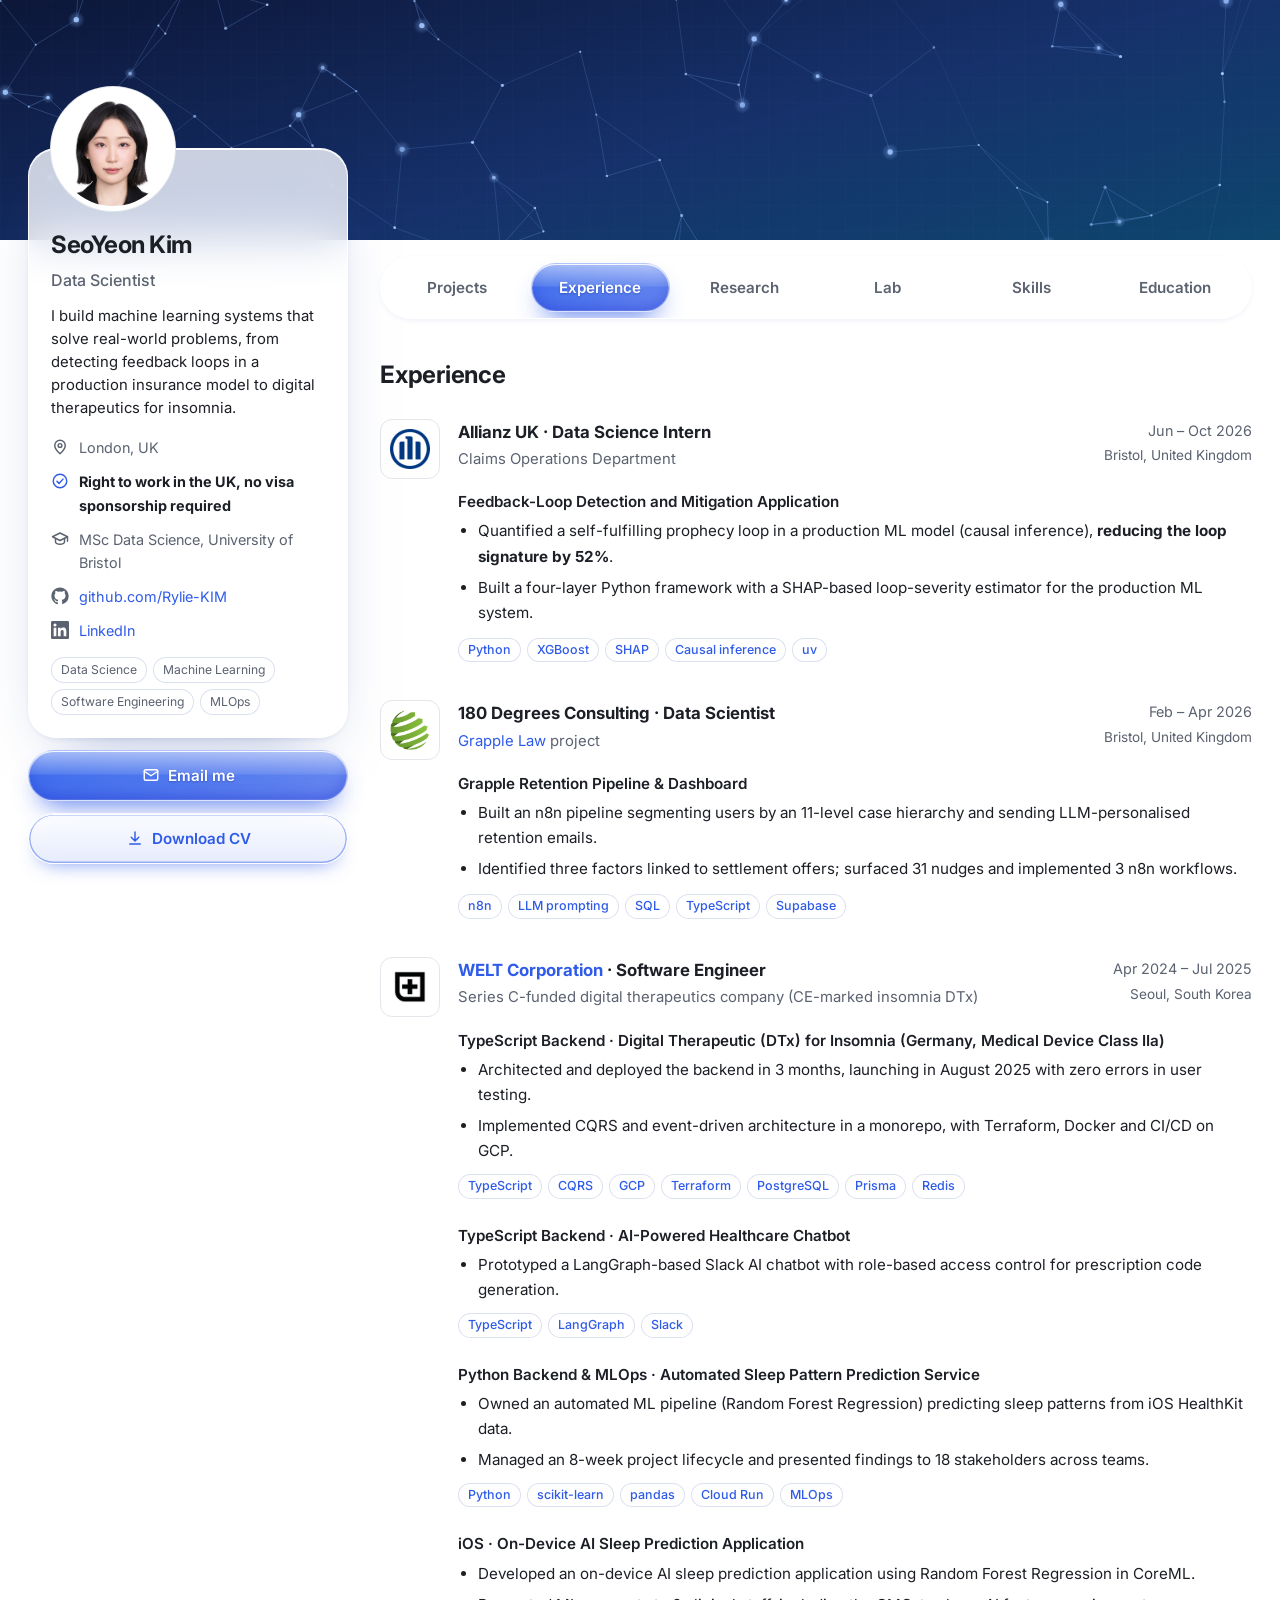
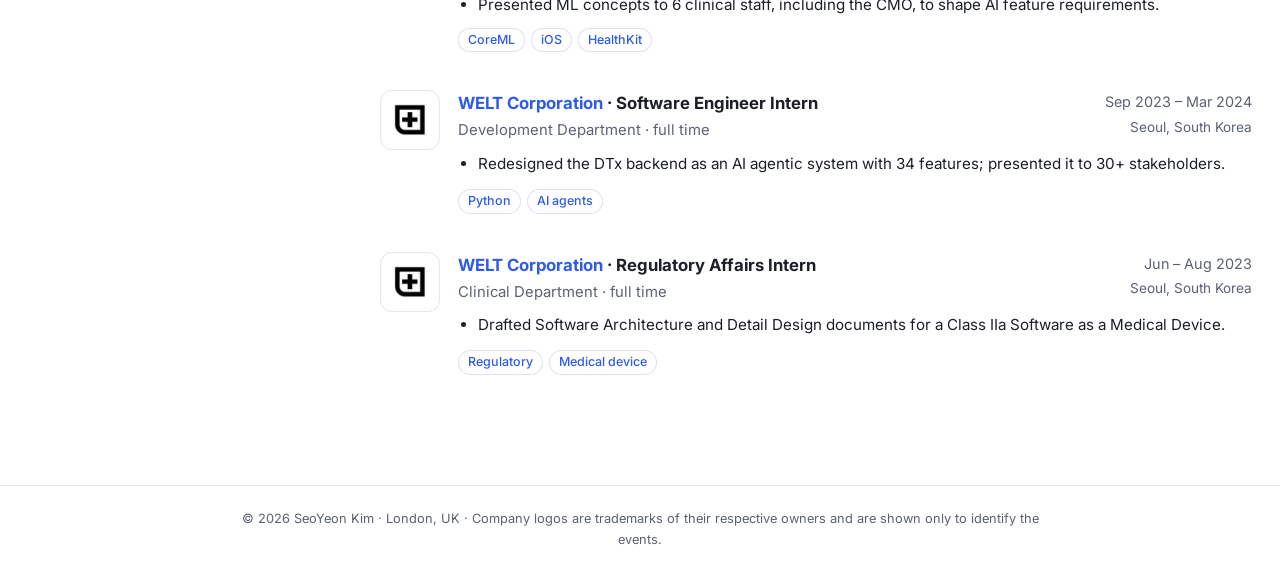
<file: experience.html>
<!doctype html>
<html lang="en">
<head>
  <meta charset="utf-8">
  <meta name="viewport" content="width=device-width, initial-scale=1">
  <title>Experience | SeoYeon Kim</title>
  <meta name="description" content="Portfolio of SeoYeon Kim, MSc Data Science graduate (University of Bristol).">
  <link rel="preconnect" href="https://fonts.googleapis.com">
  <link rel="preconnect" href="https://fonts.gstatic.com" crossorigin>
  <link href="https://fonts.googleapis.com/css2?family=Inter:wght@400;500;600;700&display=swap" rel="stylesheet">
  <link rel="stylesheet" href="style.css?v=20261124blue">
<link rel="icon" href="favicon.ico" sizes="any">
<link rel="icon" type="image/png" href="assets/favicon.png">
<link rel="apple-touch-icon" href="assets/apple-touch-icon.png">
</head>
<body>

<div class="banner" role="img" aria-label="Decorative network background"></div>

<div class="layout">
<aside class="profile">
  <div class="pcard">
    <img class="pavatar" src="assets/profile.jpg" alt="SeoYeon Kim">
    <h1>SeoYeon Kim</h1>
    <p class="prole">Data Scientist</p>
    <p class="pbio">I build machine learning systems that solve real-world problems, from detecting feedback loops in a production insurance model to digital therapeutics for insomnia.</p>
    <ul class="pinfo">
      <li><svg viewBox="0 0 24 24" width="18" height="18" fill="none" stroke="currentColor" stroke-width="1.9" stroke-linecap="round" stroke-linejoin="round" aria-hidden="true"><path d="M12 21s-7-6.2-7-11a7 7 0 0 1 14 0c0 4.8-7 11-7 11Z"/><circle cx="12" cy="10" r="2.5"/></svg><span>London, UK</span></li>
      <li class="visa"><svg viewBox="0 0 24 24" width="18" height="18" fill="none" stroke="currentColor" stroke-width="1.9" stroke-linecap="round" stroke-linejoin="round" aria-hidden="true"><circle cx="12" cy="12" r="9"/><path d="m8 12.5 2.7 2.7L16 9.5"/></svg><span><strong>Right to work in the UK, no visa sponsorship required</strong></span></li>
      <li><svg viewBox="0 0 24 24" width="18" height="18" fill="none" stroke="currentColor" stroke-width="1.9" stroke-linecap="round" stroke-linejoin="round" aria-hidden="true"><path d="m2 9 10-5 10 5-10 5Z"/><path d="M6 11.5V16c0 1.5 3 3 6 3s6-1.5 6-3v-4.5M22 9v6"/></svg><span>MSc Data Science, University of Bristol</span></li>
      <li><svg viewBox="0 0 24 24" width="18" height="18" fill="currentColor" aria-hidden="true"><path d="M12 .5C5.65.5.5 5.65.5 12c0 5.08 3.29 9.39 7.86 10.91.58.1.79-.25.79-.56v-2c-3.2.7-3.88-1.54-3.88-1.54-.52-1.33-1.28-1.69-1.28-1.69-1.04-.71.08-.7.08-.7 1.15.08 1.76 1.18 1.76 1.18 1.03 1.76 2.69 1.25 3.35.95.1-.74.4-1.25.73-1.54-2.55-.29-5.24-1.28-5.24-5.69 0-1.26.45-2.28 1.18-3.09-.12-.29-.51-1.46.11-3.04 0 0 .97-.31 3.17 1.18a11 11 0 0 1 5.77 0c2.2-1.49 3.17-1.18 3.17-1.18.62 1.58.23 2.75.11 3.04.74.81 1.18 1.83 1.18 3.09 0 4.42-2.7 5.4-5.27 5.68.41.36.78 1.05.78 2.12v3.14c0 .31.21.67.8.56A11.5 11.5 0 0 0 23.5 12C23.5 5.65 18.35.5 12 .5Z"/></svg><a href="https://github.com/Rylie-KIM">github.com/Rylie-KIM</a></li>
      <li><svg viewBox="0 0 24 24" width="18" height="18" fill="currentColor" aria-hidden="true"><path d="M20.45 20.45h-3.56v-5.57c0-1.33-.03-3.04-1.85-3.04-1.86 0-2.14 1.45-2.14 2.95v5.66H9.34V9h3.42v1.56h.05c.48-.9 1.64-1.85 3.37-1.85 3.6 0 4.27 2.37 4.27 5.46v6.28ZM5.34 7.43a2.06 2.06 0 1 1 0-4.13 2.06 2.06 0 0 1 0 4.13ZM7.12 20.45H3.56V9h3.56v11.45ZM22.22 0H1.77C.79 0 0 .77 0 1.73v20.54C0 23.23.79 24 1.77 24h20.45c.98 0 1.78-.77 1.78-1.73V1.73C24 .77 23.2 0 22.22 0Z"/></svg><a href="http://www.linkedin.com/in/seo-yeon-kim-syk">LinkedIn</a></li>
    </ul>
    <div class="pchips"><span>Data Science</span><span>Machine Learning</span><span>Software Engineering</span><span>MLOps</span></div>
  </div>
  <button class="pbtn primary copy-email" type="button" data-email="yeonkim112599@gmail.com" data-label="Email me"><svg viewBox="0 0 24 24" width="18" height="18" fill="none" stroke="currentColor" stroke-width="1.9" stroke-linecap="round" stroke-linejoin="round" aria-hidden="true"><rect x="3" y="5" width="18" height="14" rx="2"/><path d="m3 7 9 6 9-6"/></svg><span>Email me</span></button>
  <a class="pbtn" href="assets/cv/SeoYeon_Kim_CV.pdf" download="SeoYeon_Kim_CV.pdf"><svg viewBox="0 0 24 24" width="18" height="18" fill="none" stroke="currentColor" stroke-width="1.9" stroke-linecap="round" stroke-linejoin="round" aria-hidden="true"><path d="M12 4v11M7 11l5 5 5-5M5 20h14"/></svg><span>Download CV</span></a>
</aside>
<div class="content">
<nav class="subtabs" aria-label="Sections"><a href="index.html"><span>Projects</span></a><a href="experience.html" class="on" aria-current="page"><span>Experience</span></a><a href="research.html"><span>Research</span></a><a href="lab.html"><span>Lab</span></a><a href="skills.html"><span>Skills</span></a><a href="education.html"><span>Education</span></a></nav>
<main>

<section id="experience">
  <h2>Experience</h2>

  <div class="job org">
    <div class="org-logo"><img src="assets/logos/allianz-emblem.png" alt="Allianz" loading="lazy"></div>
    <div class="org-body">
    <div class="job-head"><h3>Allianz UK · Data Science Intern</h3><span class="when">Jun – Oct 2026<span class="loc">Bristol, United Kingdom</span></span></div>
    <p class="sub">Claims Operations Department</p>
    <h4 class="proj">Feedback-Loop Detection and Mitigation Application</h4>
    <ul>
      <li>Quantified a self-fulfilling prophecy loop in a production ML model (causal inference), <strong>reducing the loop signature by 52%</strong>.</li>
      <li>Built a four-layer Python framework with a SHAP-based loop-severity estimator for the production ML system.</li>
    </ul>
    <div style="margin-top:10px"><span class="tag">Python</span><span class="tag">XGBoost</span><span class="tag">SHAP</span><span class="tag">Causal inference</span><span class="tag">uv</span></div>
  </div></div>

  <div class="job org">
    <div class="org-logo"><img src="assets/logos/180dc.png" alt="180 Degrees Consulting" loading="lazy"></div>
    <div class="org-body">
    <div class="job-head"><h3>180 Degrees Consulting · Data Scientist</h3><span class="when">Feb – Apr 2026<span class="loc">Bristol, United Kingdom</span></span></div>
    <p class="sub"><a href="https://www.grapple.law/">Grapple Law</a> project</p>
    <h4 class="proj">Grapple Retention Pipeline &amp; Dashboard</h4>
    <ul>
      <li>Built an n8n pipeline segmenting users by an 11-level case hierarchy and sending LLM-personalised retention emails.</li>
      <li>Identified three factors linked to settlement offers; surfaced 31 nudges and implemented 3 n8n workflows.</li>
    </ul>
    <div style="margin-top:10px"><span class="tag">n8n</span><span class="tag">LLM prompting</span><span class="tag">SQL</span><span class="tag">TypeScript</span><span class="tag">Supabase</span></div>
  </div></div>

  <div class="job org">
    <a class="org-logo" href="https://www.weltcorp.com/en"><img src="assets/logos/welt.png" alt="WELT Corporation" loading="lazy"></a>
    <div class="org-body">
    <div class="job-head"><h3><a href="https://www.weltcorp.com/en">WELT Corporation</a> · Software Engineer</h3><span class="when">Apr 2024 – Jul 2025<span class="loc">Seoul, South Korea</span></span></div>
    <p class="sub">Series C-funded digital therapeutics company (CE-marked insomnia DTx)</p>
    <h4 class="proj">TypeScript Backend · Digital Therapeutic (DTx) for Insomnia (Germany, Medical Device Class IIa)</h4>
    <ul>
      <li>Architected and deployed the backend in 3 months, launching in August 2025 with zero errors in user testing.</li>
      <li>Implemented CQRS and event-driven architecture in a monorepo, with Terraform, Docker and CI/CD on GCP.</li>
    </ul>
    <div class="ptags"><span class="tag">TypeScript</span><span class="tag">CQRS</span><span class="tag">GCP</span><span class="tag">Terraform</span><span class="tag">PostgreSQL</span><span class="tag">Prisma</span><span class="tag">Redis</span></div>
    <h4 class="proj">TypeScript Backend · AI-Powered Healthcare Chatbot</h4>
    <ul>
      <li>Prototyped a LangGraph-based Slack AI chatbot with role-based access control for prescription code generation.</li>
    </ul>
    <div class="ptags"><span class="tag">TypeScript</span><span class="tag">LangGraph</span><span class="tag">Slack</span></div>
    <h4 class="proj">Python Backend &amp; MLOps · Automated Sleep Pattern Prediction Service</h4>
    <ul>
      <li>Owned an automated ML pipeline (Random Forest Regression) predicting sleep patterns from iOS HealthKit data.</li>
      <li>Managed an 8-week project lifecycle and presented findings to 18 stakeholders across teams.</li>
    </ul>
    <div class="ptags"><span class="tag">Python</span><span class="tag">scikit-learn</span><span class="tag">pandas</span><span class="tag">Cloud Run</span><span class="tag">MLOps</span></div>
    <h4 class="proj">iOS · On-Device AI Sleep Prediction Application</h4>
    <ul>
      <li>Developed an on-device AI sleep prediction application using Random Forest Regression in CoreML.</li>
      <li>Presented ML concepts to 6 clinical staff, including the CMO, to shape AI feature requirements.</li>
    </ul>
    <div class="ptags"><span class="tag">CoreML</span><span class="tag">iOS</span><span class="tag">HealthKit</span></div>
  </div></div>

  <div class="job org">
    <a class="org-logo" href="https://www.weltcorp.com/en"><img src="assets/logos/welt.png" alt="WELT Corporation" loading="lazy"></a>
    <div class="org-body">
    <div class="job-head"><h3><a href="https://www.weltcorp.com/en">WELT Corporation</a> · Software Engineer Intern</h3><span class="when">Sep 2023 – Mar 2024<span class="loc">Seoul, South Korea</span></span></div>
    <p class="sub">Development Department · full time</p>
    <ul>
      <li>Redesigned the DTx backend as an AI agentic system with 34 features; presented it to 30+ stakeholders.</li>
    </ul>
    <div style="margin-top:10px"><span class="tag">Python</span><span class="tag">AI agents</span></div>
  </div></div>

  <div class="job org">
    <a class="org-logo" href="https://www.weltcorp.com/en"><img src="assets/logos/welt.png" alt="WELT Corporation" loading="lazy"></a>
    <div class="org-body">
    <div class="job-head"><h3><a href="https://www.weltcorp.com/en">WELT Corporation</a> · Regulatory Affairs Intern</h3><span class="when">Jun – Aug 2023<span class="loc">Seoul, South Korea</span></span></div>
    <p class="sub">Clinical Department · full time</p>
    <ul>
      <li>Drafted Software Architecture and Detail Design documents for a Class IIa Software as a Medical Device.</li>
    </ul>
    <div style="margin-top:10px"><span class="tag">Regulatory</span><span class="tag">Medical device</span></div>
  </div></div>
</section>

</main>
</div>
</div>

<footer class="legal-foot"><div class="wrap">© 2026 SeoYeon Kim · London, UK · Company logos are trademarks of their respective owners and are shown only to identify the events.</div></footer>

<script>

(function () {
  document.querySelectorAll('.copy-email').forEach(function (b) {
    b.addEventListener('click', function () {
      var t = b.getAttribute('data-email');
      var label = b.getAttribute('data-label');
      var span = b.querySelector('span') || b;
      function done() { span.textContent = 'Copied: ' + t; setTimeout(function () { span.textContent = label; }, 2200); }
      if (navigator.clipboard && navigator.clipboard.writeText) {
        navigator.clipboard.writeText(t).then(done, function () { window.prompt('Copy this address:', t); });
      } else { window.prompt('Copy this address:', t); }
    });
  });
})();
document.querySelectorAll('.carousel').forEach(function (c) {
  var track = c.querySelector('.track');
  var n = track.children.length;
  if (n < 2) return;
  var dots = document.createElement('div');
  dots.className = 'dots';
  var ds = [];
  for (var i = 0; i < n; i++) {
    var d = document.createElement('button');
    d.type = 'button';
    d.setAttribute('aria-label', 'Photo ' + (i + 1));
    (function (i) { d.onclick = function () { track.scrollTo({ left: i * track.clientWidth, behavior: 'smooth' }); }; })(i);
    dots.appendChild(d); ds.push(d);
  }
  function mk(cls, label, dir) {
    var b = document.createElement('button');
    b.type = 'button'; b.className = 'nav ' + cls; b.textContent = label;
    b.setAttribute('aria-label', dir > 0 ? 'Next photo' : 'Previous photo');
    b.onclick = function () { track.scrollBy({ left: dir * track.clientWidth, behavior: 'smooth' }); };
    return b;
  }
  c.appendChild(mk('prev', '\u2039', -1));
  c.appendChild(mk('next', '\u203a', 1));
  c.appendChild(dots);
  function sync() {
    var i = Math.round(track.scrollLeft / track.clientWidth);
    ds.forEach(function (d, k) { d.classList.toggle('on', k === i); });
  }
  track.addEventListener('scroll', sync, { passive: true });
  sync();
});
</script>
</body>
</html>
</file>
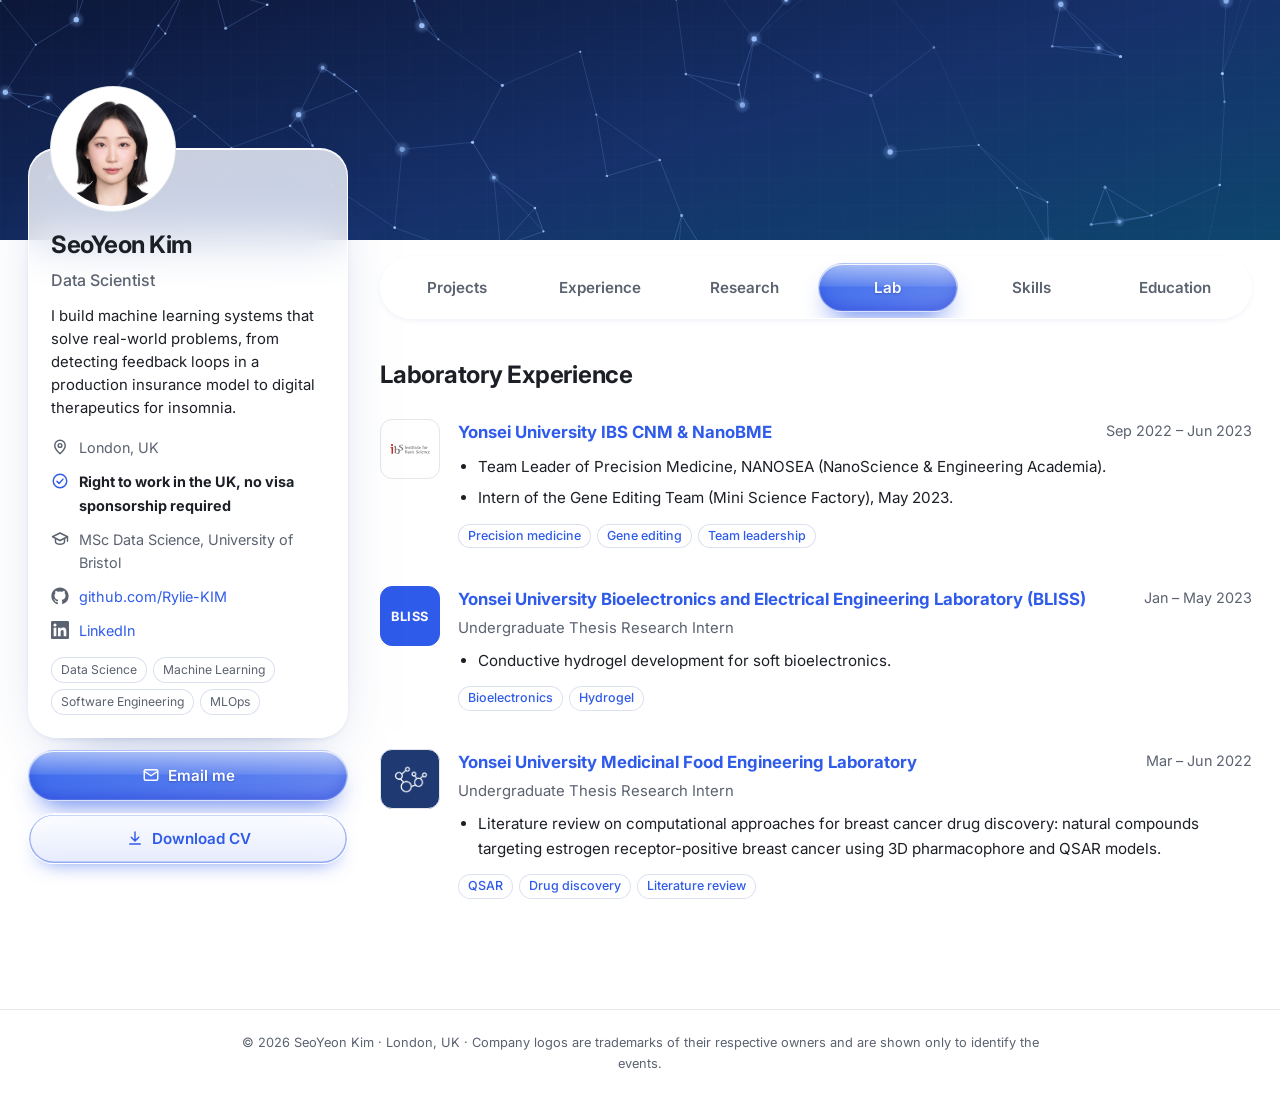
<file: lab.html>
<!doctype html>
<html lang="en">
<head>
  <meta charset="utf-8">
  <meta name="viewport" content="width=device-width, initial-scale=1">
  <title>Lab | SeoYeon Kim</title>
  <meta name="description" content="Portfolio of SeoYeon Kim, MSc Data Science graduate (University of Bristol).">
  <link rel="preconnect" href="https://fonts.googleapis.com">
  <link rel="preconnect" href="https://fonts.gstatic.com" crossorigin>
  <link href="https://fonts.googleapis.com/css2?family=Inter:wght@400;500;600;700&display=swap" rel="stylesheet">
  <link rel="stylesheet" href="style.css?v=20261124blue">
<link rel="icon" href="favicon.ico" sizes="any">
<link rel="icon" type="image/png" href="assets/favicon.png">
<link rel="apple-touch-icon" href="assets/apple-touch-icon.png">
</head>
<body>

<div class="banner" role="img" aria-label="Decorative network background"></div>

<div class="layout">
<aside class="profile">
  <div class="pcard">
    <img class="pavatar" src="assets/profile.jpg" alt="SeoYeon Kim">
    <h1>SeoYeon Kim</h1>
    <p class="prole">Data Scientist</p>
    <p class="pbio">I build machine learning systems that solve real-world problems, from detecting feedback loops in a production insurance model to digital therapeutics for insomnia.</p>
    <ul class="pinfo">
      <li><svg viewBox="0 0 24 24" width="18" height="18" fill="none" stroke="currentColor" stroke-width="1.9" stroke-linecap="round" stroke-linejoin="round" aria-hidden="true"><path d="M12 21s-7-6.2-7-11a7 7 0 0 1 14 0c0 4.8-7 11-7 11Z"/><circle cx="12" cy="10" r="2.5"/></svg><span>London, UK</span></li>
      <li class="visa"><svg viewBox="0 0 24 24" width="18" height="18" fill="none" stroke="currentColor" stroke-width="1.9" stroke-linecap="round" stroke-linejoin="round" aria-hidden="true"><circle cx="12" cy="12" r="9"/><path d="m8 12.5 2.7 2.7L16 9.5"/></svg><span><strong>Right to work in the UK, no visa sponsorship required</strong></span></li>
      <li><svg viewBox="0 0 24 24" width="18" height="18" fill="none" stroke="currentColor" stroke-width="1.9" stroke-linecap="round" stroke-linejoin="round" aria-hidden="true"><path d="m2 9 10-5 10 5-10 5Z"/><path d="M6 11.5V16c0 1.5 3 3 6 3s6-1.5 6-3v-4.5M22 9v6"/></svg><span>MSc Data Science, University of Bristol</span></li>
      <li><svg viewBox="0 0 24 24" width="18" height="18" fill="currentColor" aria-hidden="true"><path d="M12 .5C5.65.5.5 5.65.5 12c0 5.08 3.29 9.39 7.86 10.91.58.1.79-.25.79-.56v-2c-3.2.7-3.88-1.54-3.88-1.54-.52-1.33-1.28-1.69-1.28-1.69-1.04-.71.08-.7.08-.7 1.15.08 1.76 1.18 1.76 1.18 1.03 1.76 2.69 1.25 3.35.95.1-.74.4-1.25.73-1.54-2.55-.29-5.24-1.28-5.24-5.69 0-1.26.45-2.28 1.18-3.09-.12-.29-.51-1.46.11-3.04 0 0 .97-.31 3.17 1.18a11 11 0 0 1 5.77 0c2.2-1.49 3.17-1.18 3.17-1.18.62 1.58.23 2.75.11 3.04.74.81 1.18 1.83 1.18 3.09 0 4.42-2.7 5.4-5.27 5.68.41.36.78 1.05.78 2.12v3.14c0 .31.21.67.8.56A11.5 11.5 0 0 0 23.5 12C23.5 5.65 18.35.5 12 .5Z"/></svg><a href="https://github.com/Rylie-KIM">github.com/Rylie-KIM</a></li>
      <li><svg viewBox="0 0 24 24" width="18" height="18" fill="currentColor" aria-hidden="true"><path d="M20.45 20.45h-3.56v-5.57c0-1.33-.03-3.04-1.85-3.04-1.86 0-2.14 1.45-2.14 2.95v5.66H9.34V9h3.42v1.56h.05c.48-.9 1.64-1.85 3.37-1.85 3.6 0 4.27 2.37 4.27 5.46v6.28ZM5.34 7.43a2.06 2.06 0 1 1 0-4.13 2.06 2.06 0 0 1 0 4.13ZM7.12 20.45H3.56V9h3.56v11.45ZM22.22 0H1.77C.79 0 0 .77 0 1.73v20.54C0 23.23.79 24 1.77 24h20.45c.98 0 1.78-.77 1.78-1.73V1.73C24 .77 23.2 0 22.22 0Z"/></svg><a href="http://www.linkedin.com/in/seo-yeon-kim-syk">LinkedIn</a></li>
    </ul>
    <div class="pchips"><span>Data Science</span><span>Machine Learning</span><span>Software Engineering</span><span>MLOps</span></div>
  </div>
  <button class="pbtn primary copy-email" type="button" data-email="yeonkim112599@gmail.com" data-label="Email me"><svg viewBox="0 0 24 24" width="18" height="18" fill="none" stroke="currentColor" stroke-width="1.9" stroke-linecap="round" stroke-linejoin="round" aria-hidden="true"><rect x="3" y="5" width="18" height="14" rx="2"/><path d="m3 7 9 6 9-6"/></svg><span>Email me</span></button>
  <a class="pbtn" href="assets/cv/SeoYeon_Kim_CV.pdf" download="SeoYeon_Kim_CV.pdf"><svg viewBox="0 0 24 24" width="18" height="18" fill="none" stroke="currentColor" stroke-width="1.9" stroke-linecap="round" stroke-linejoin="round" aria-hidden="true"><path d="M12 4v11M7 11l5 5 5-5M5 20h14"/></svg><span>Download CV</span></a>
</aside>
<div class="content">
<nav class="subtabs" aria-label="Sections"><a href="index.html"><span>Projects</span></a><a href="experience.html"><span>Experience</span></a><a href="research.html"><span>Research</span></a><a href="lab.html" class="on" aria-current="page"><span>Lab</span></a><a href="skills.html"><span>Skills</span></a><a href="education.html"><span>Education</span></a></nav>
<main>

<section id="lab">
  <h2>Laboratory Experience</h2>

  <div class="job org">
    <div class="org-logo"><img src="assets/logos/ibs.svg" alt="Institute for Basic Science" loading="lazy"></div>
    <div class="org-body">
    <div class="job-head"><h3><a href="https://www.ibs.re.kr/eng/sub02_06_03.do">Yonsei University IBS CNM &amp; NanoBME</a></h3><span class="when">Sep 2022 – Jun 2023</span></div>
    <ul>
      <li>Team Leader of Precision Medicine, NANOSEA (NanoScience &amp; Engineering Academia).</li>
      <li>Intern of the Gene Editing Team (Mini Science Factory), May 2023.</li>
    </ul>
    <div style="margin-top:10px"><span class="tag">Precision medicine</span><span class="tag">Gene editing</span><span class="tag">Team leadership</span></div>
  </div></div>

  <div class="job org">
    <div class="org-logo brand"><span class="mono">BLISS</span></div>
    <div class="org-body">
    <div class="job-head"><h3><a href="https://bliss.yonsei.ac.kr/?ckattempt=1">Yonsei University Bioelectronics and Electrical Engineering Laboratory (BLISS)</a></h3><span class="when">Jan – May 2023</span></div>
    <p class="sub">Undergraduate Thesis Research Intern</p>
    <ul>
      <li>Conductive hydrogel development for soft bioelectronics.</li>
    </ul>
    <div style="margin-top:10px"><span class="tag">Bioelectronics</span><span class="tag">Hydrogel</span></div>
  </div></div>

  <div class="job org">
    <div class="org-logo navy"><img src="assets/logos/mfel.png" alt="Medicinal Food Engineering Laboratory" loading="lazy"></div>
    <div class="org-body">
    <div class="job-head"><h3><a href="https://byunlab.wixsite.com/mfel/">Yonsei University Medicinal Food Engineering Laboratory</a></h3><span class="when">Mar – Jun 2022</span></div>
    <p class="sub">Undergraduate Thesis Research Intern</p>
    <ul>
      <li>Literature review on computational approaches for breast cancer drug discovery: natural compounds targeting estrogen receptor-positive breast cancer using 3D pharmacophore and QSAR models.</li>
    </ul>
    <div style="margin-top:10px"><span class="tag">QSAR</span><span class="tag">Drug discovery</span><span class="tag">Literature review</span></div>
  </div></div>
</section>

</main>
</div>
</div>

<footer class="legal-foot"><div class="wrap">© 2026 SeoYeon Kim · London, UK · Company logos are trademarks of their respective owners and are shown only to identify the events.</div></footer>

<script>

(function () {
  document.querySelectorAll('.copy-email').forEach(function (b) {
    b.addEventListener('click', function () {
      var t = b.getAttribute('data-email');
      var label = b.getAttribute('data-label');
      var span = b.querySelector('span') || b;
      function done() { span.textContent = 'Copied: ' + t; setTimeout(function () { span.textContent = label; }, 2200); }
      if (navigator.clipboard && navigator.clipboard.writeText) {
        navigator.clipboard.writeText(t).then(done, function () { window.prompt('Copy this address:', t); });
      } else { window.prompt('Copy this address:', t); }
    });
  });
})();
document.querySelectorAll('.carousel').forEach(function (c) {
  var track = c.querySelector('.track');
  var n = track.children.length;
  if (n < 2) return;
  var dots = document.createElement('div');
  dots.className = 'dots';
  var ds = [];
  for (var i = 0; i < n; i++) {
    var d = document.createElement('button');
    d.type = 'button';
    d.setAttribute('aria-label', 'Photo ' + (i + 1));
    (function (i) { d.onclick = function () { track.scrollTo({ left: i * track.clientWidth, behavior: 'smooth' }); }; })(i);
    dots.appendChild(d); ds.push(d);
  }
  function mk(cls, label, dir) {
    var b = document.createElement('button');
    b.type = 'button'; b.className = 'nav ' + cls; b.textContent = label;
    b.setAttribute('aria-label', dir > 0 ? 'Next photo' : 'Previous photo');
    b.onclick = function () { track.scrollBy({ left: dir * track.clientWidth, behavior: 'smooth' }); };
    return b;
  }
  c.appendChild(mk('prev', '\u2039', -1));
  c.appendChild(mk('next', '\u203a', 1));
  c.appendChild(dots);
  function sync() {
    var i = Math.round(track.scrollLeft / track.clientWidth);
    ds.forEach(function (d, k) { d.classList.toggle('on', k === i); });
  }
  track.addEventListener('scroll', sync, { passive: true });
  sync();
});
</script>
</body>
</html>
</file>
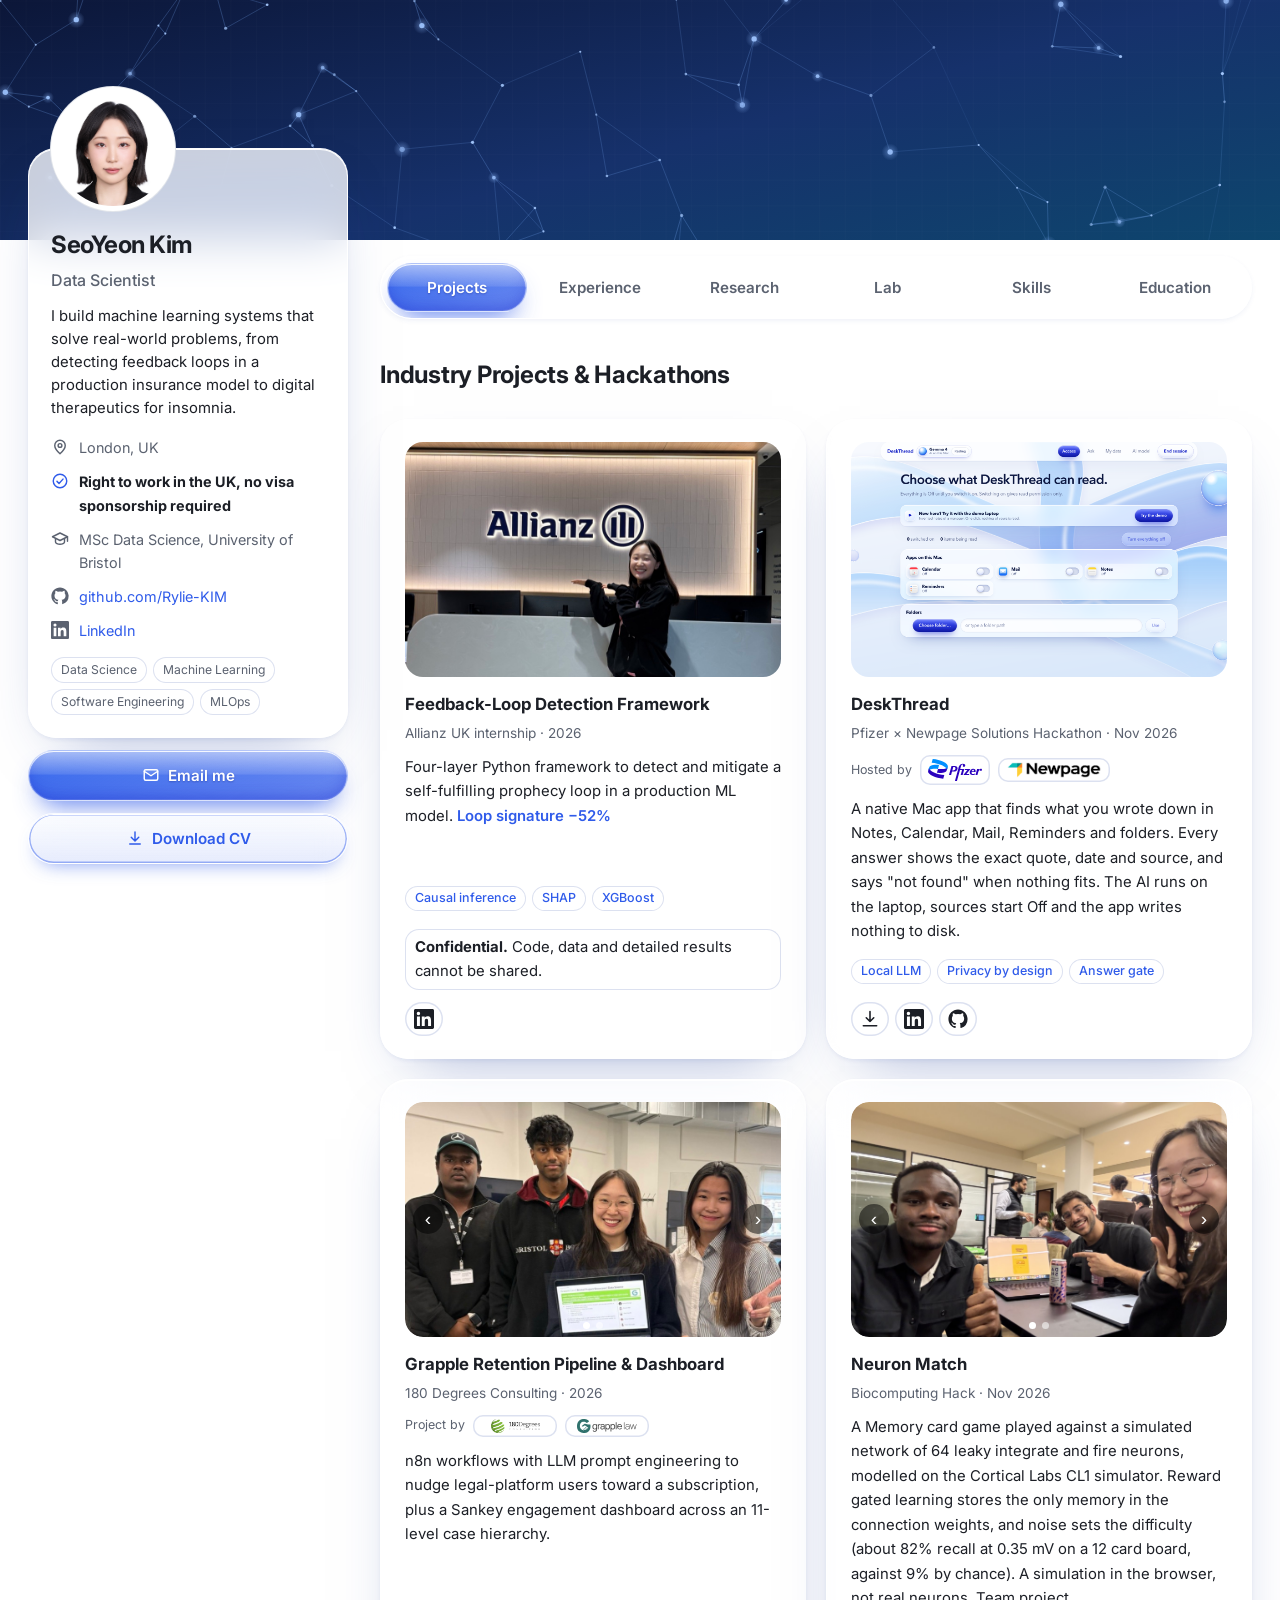
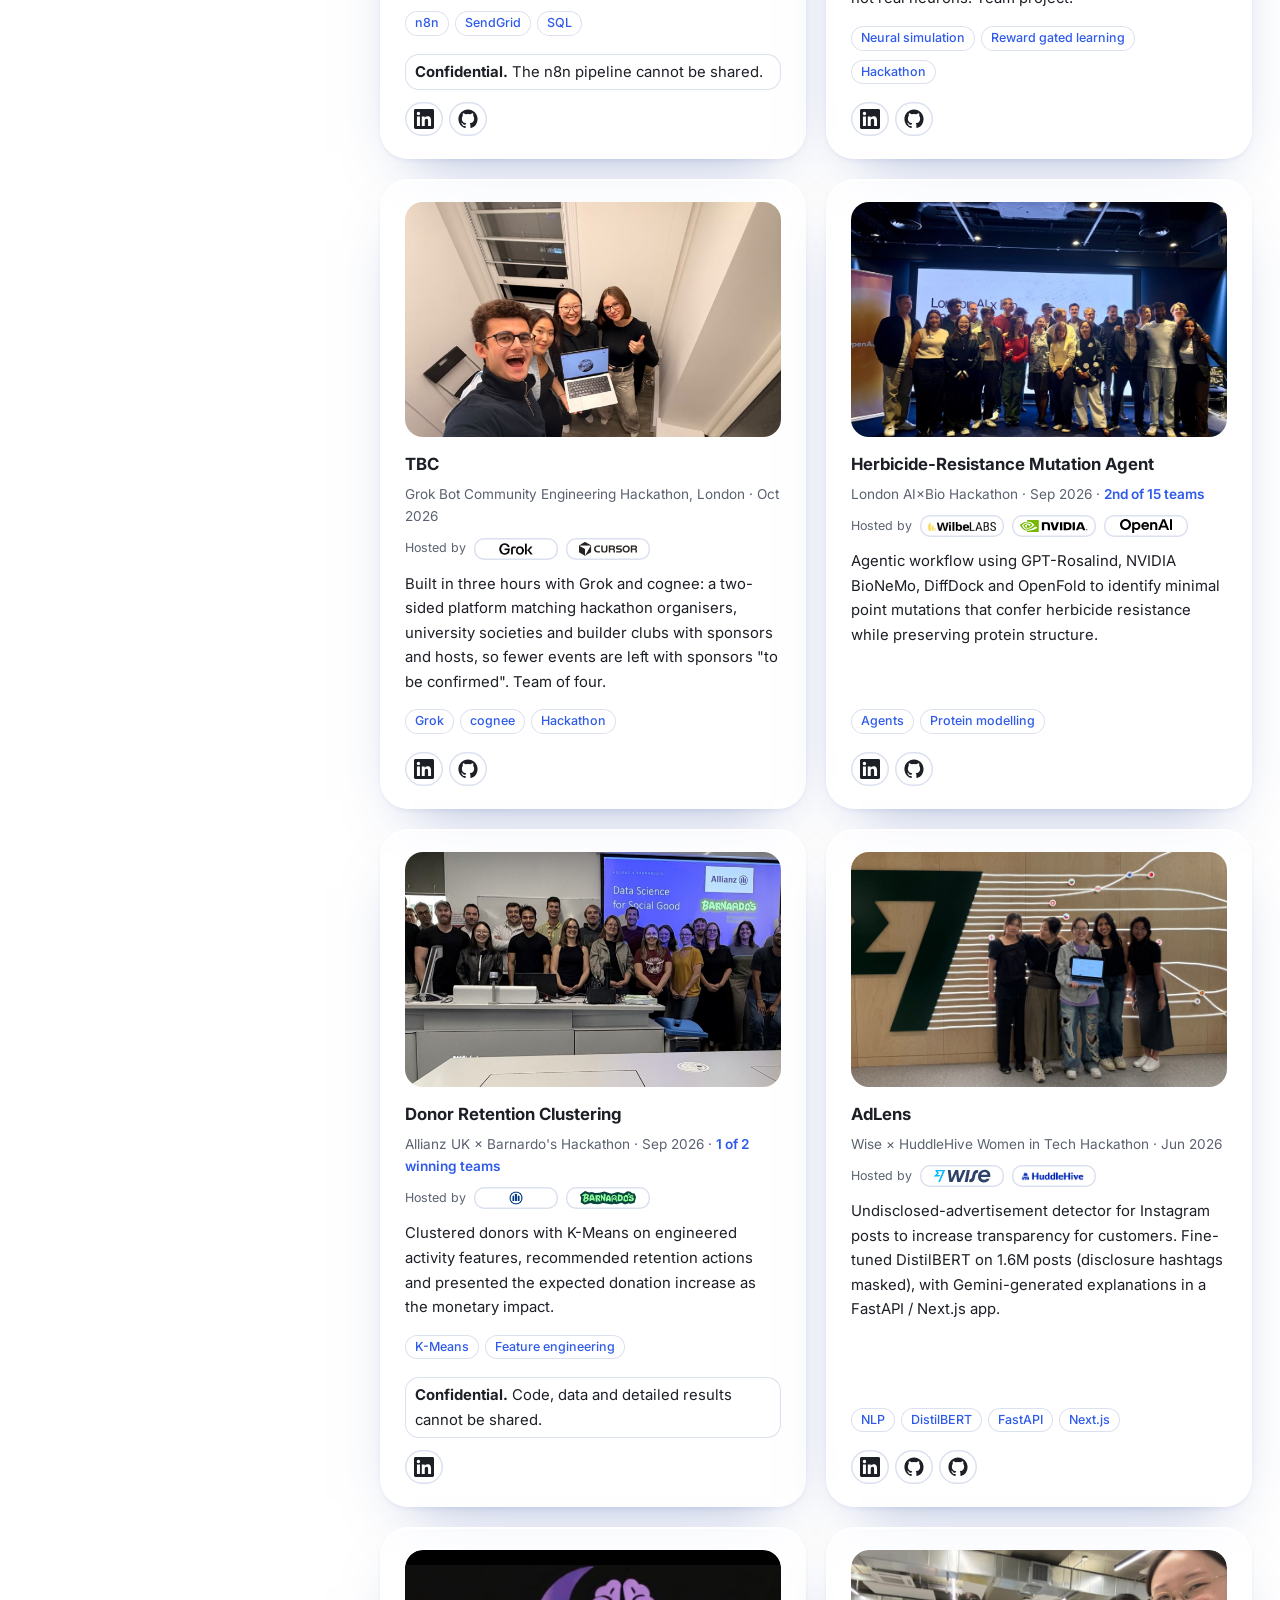
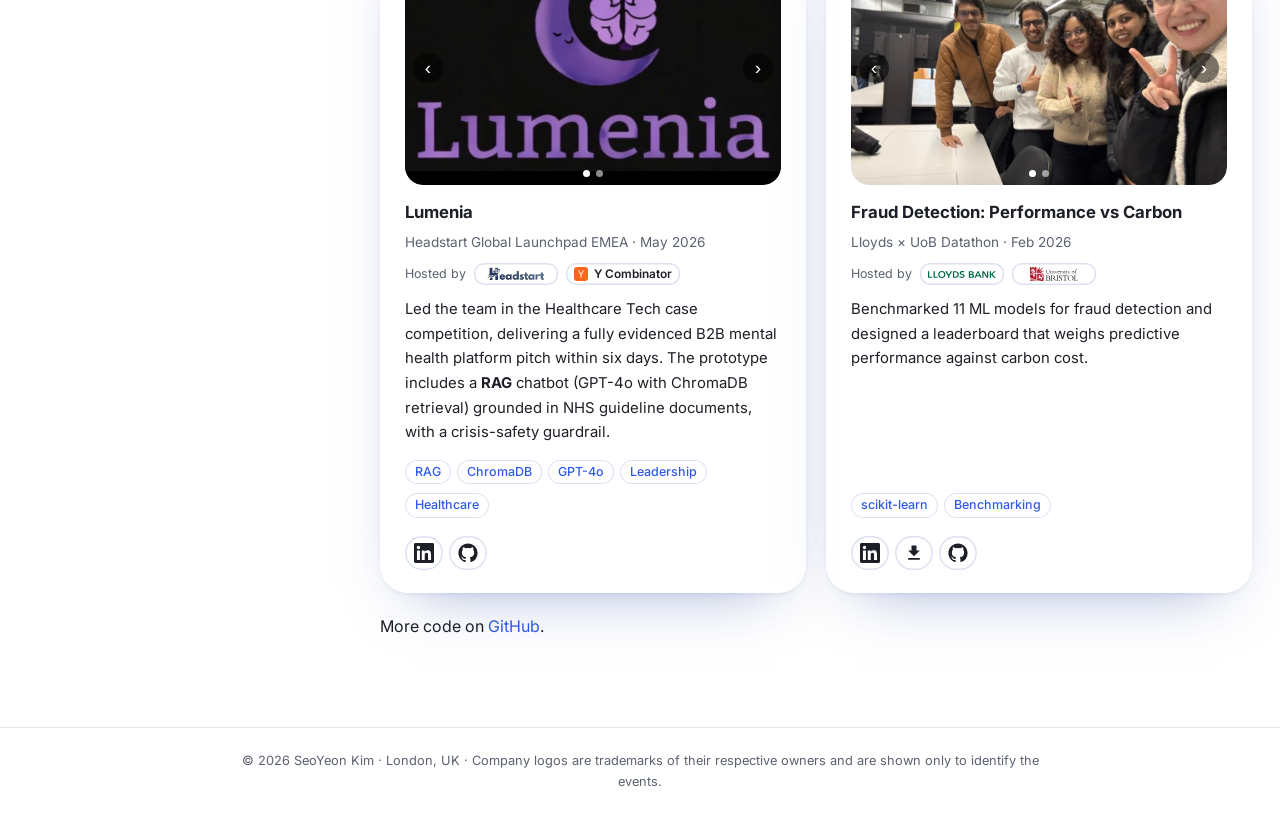
<file: projects.html>
<!doctype html>
<html lang="en"><head><meta charset="utf-8"><title>Projects | SeoYeon Kim</title><meta http-equiv="refresh" content="0; url=index.html"><link rel="canonical" href="index.html"><link rel="icon" href="favicon.ico" sizes="any">
<link rel="icon" type="image/png" href="assets/favicon.png">
<link rel="apple-touch-icon" href="assets/apple-touch-icon.png">
</head><body><a href="index.html">Projects</a><script>location.replace("index.html");</script></body></html>
</file>
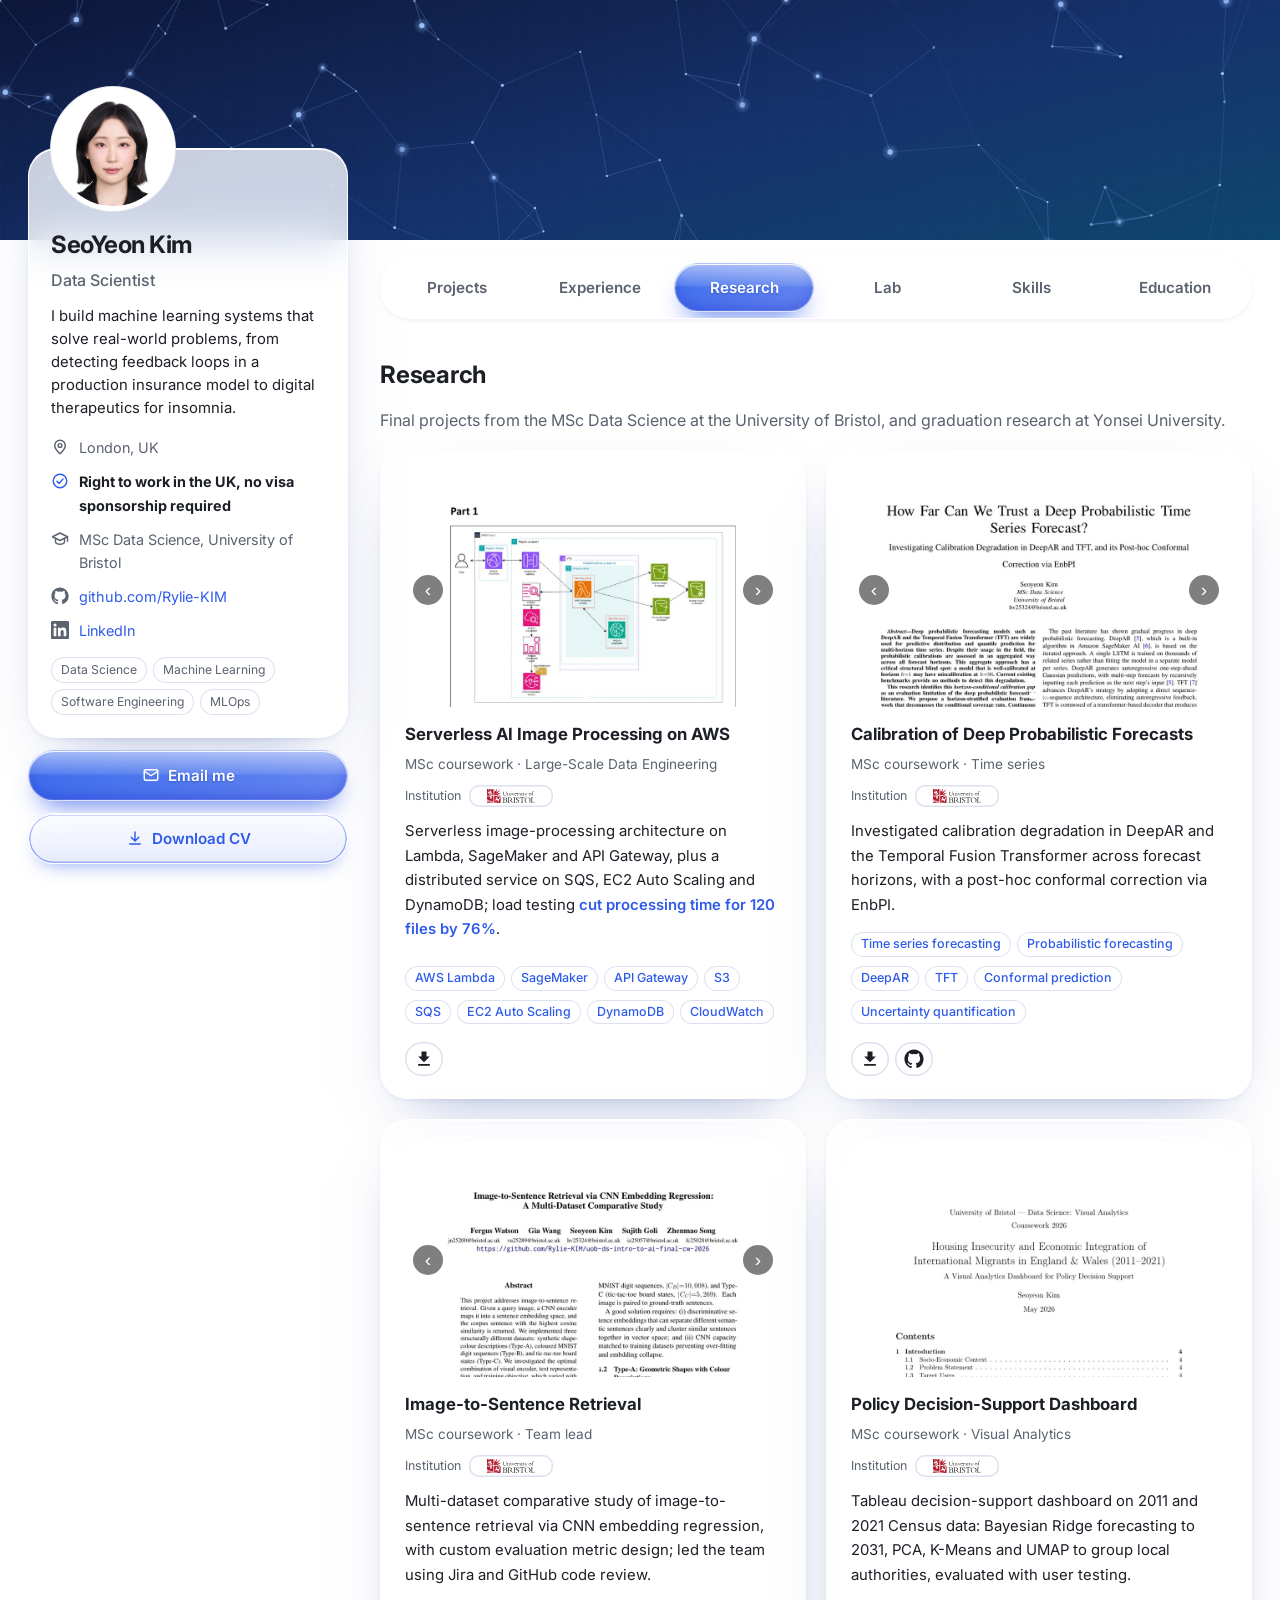
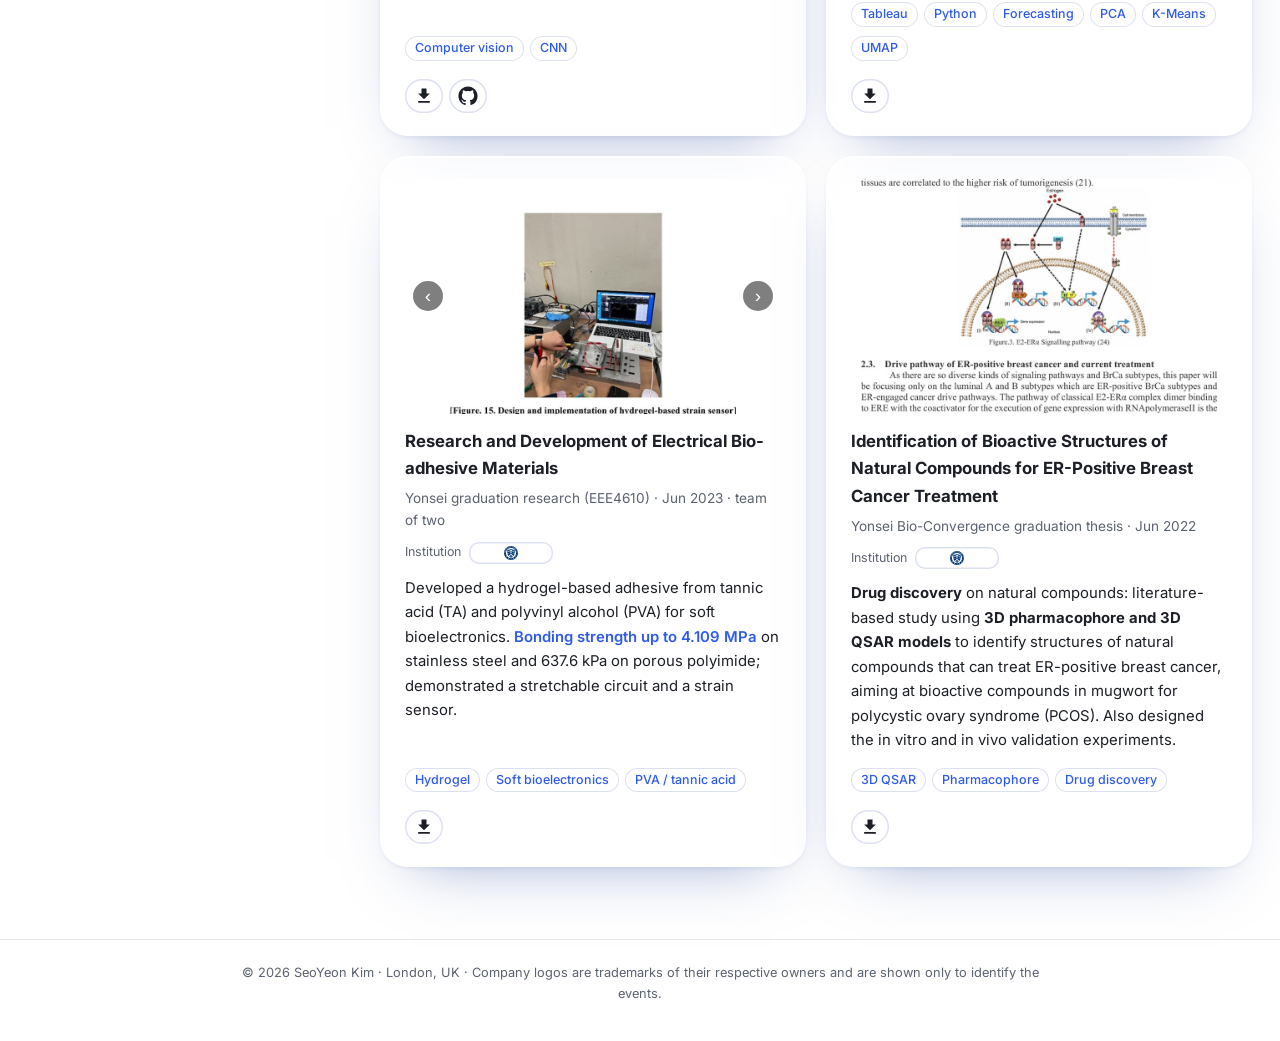
<file: research.html>
<!doctype html>
<html lang="en">
<head>
  <meta charset="utf-8">
  <meta name="viewport" content="width=device-width, initial-scale=1">
  <title>Research | SeoYeon Kim</title>
  <meta name="description" content="Portfolio of SeoYeon Kim, MSc Data Science graduate (University of Bristol).">
  <link rel="preconnect" href="https://fonts.googleapis.com">
  <link rel="preconnect" href="https://fonts.gstatic.com" crossorigin>
  <link href="https://fonts.googleapis.com/css2?family=Inter:wght@400;500;600;700&display=swap" rel="stylesheet">
  <link rel="stylesheet" href="style.css?v=20261124blue">
<link rel="icon" href="favicon.ico" sizes="any">
<link rel="icon" type="image/png" href="assets/favicon.png">
<link rel="apple-touch-icon" href="assets/apple-touch-icon.png">
</head>
<body>

<div class="banner" role="img" aria-label="Decorative network background"></div>

<div class="layout">
<aside class="profile">
  <div class="pcard">
    <img class="pavatar" src="assets/profile.jpg" alt="SeoYeon Kim">
    <h1>SeoYeon Kim</h1>
    <p class="prole">Data Scientist</p>
    <p class="pbio">I build machine learning systems that solve real-world problems, from detecting feedback loops in a production insurance model to digital therapeutics for insomnia.</p>
    <ul class="pinfo">
      <li><svg viewBox="0 0 24 24" width="18" height="18" fill="none" stroke="currentColor" stroke-width="1.9" stroke-linecap="round" stroke-linejoin="round" aria-hidden="true"><path d="M12 21s-7-6.2-7-11a7 7 0 0 1 14 0c0 4.8-7 11-7 11Z"/><circle cx="12" cy="10" r="2.5"/></svg><span>London, UK</span></li>
      <li class="visa"><svg viewBox="0 0 24 24" width="18" height="18" fill="none" stroke="currentColor" stroke-width="1.9" stroke-linecap="round" stroke-linejoin="round" aria-hidden="true"><circle cx="12" cy="12" r="9"/><path d="m8 12.5 2.7 2.7L16 9.5"/></svg><span><strong>Right to work in the UK, no visa sponsorship required</strong></span></li>
      <li><svg viewBox="0 0 24 24" width="18" height="18" fill="none" stroke="currentColor" stroke-width="1.9" stroke-linecap="round" stroke-linejoin="round" aria-hidden="true"><path d="m2 9 10-5 10 5-10 5Z"/><path d="M6 11.5V16c0 1.5 3 3 6 3s6-1.5 6-3v-4.5M22 9v6"/></svg><span>MSc Data Science, University of Bristol</span></li>
      <li><svg viewBox="0 0 24 24" width="18" height="18" fill="currentColor" aria-hidden="true"><path d="M12 .5C5.65.5.5 5.65.5 12c0 5.08 3.29 9.39 7.86 10.91.58.1.79-.25.79-.56v-2c-3.2.7-3.88-1.54-3.88-1.54-.52-1.33-1.28-1.69-1.28-1.69-1.04-.71.08-.7.08-.7 1.15.08 1.76 1.18 1.76 1.18 1.03 1.76 2.69 1.25 3.35.95.1-.74.4-1.25.73-1.54-2.55-.29-5.24-1.28-5.24-5.69 0-1.26.45-2.28 1.18-3.09-.12-.29-.51-1.46.11-3.04 0 0 .97-.31 3.17 1.18a11 11 0 0 1 5.77 0c2.2-1.49 3.17-1.18 3.17-1.18.62 1.58.23 2.75.11 3.04.74.81 1.18 1.83 1.18 3.09 0 4.42-2.7 5.4-5.27 5.68.41.36.78 1.05.78 2.12v3.14c0 .31.21.67.8.56A11.5 11.5 0 0 0 23.5 12C23.5 5.65 18.35.5 12 .5Z"/></svg><a href="https://github.com/Rylie-KIM">github.com/Rylie-KIM</a></li>
      <li><svg viewBox="0 0 24 24" width="18" height="18" fill="currentColor" aria-hidden="true"><path d="M20.45 20.45h-3.56v-5.57c0-1.33-.03-3.04-1.85-3.04-1.86 0-2.14 1.45-2.14 2.95v5.66H9.34V9h3.42v1.56h.05c.48-.9 1.64-1.85 3.37-1.85 3.6 0 4.27 2.37 4.27 5.46v6.28ZM5.34 7.43a2.06 2.06 0 1 1 0-4.13 2.06 2.06 0 0 1 0 4.13ZM7.12 20.45H3.56V9h3.56v11.45ZM22.22 0H1.77C.79 0 0 .77 0 1.73v20.54C0 23.23.79 24 1.77 24h20.45c.98 0 1.78-.77 1.78-1.73V1.73C24 .77 23.2 0 22.22 0Z"/></svg><a href="http://www.linkedin.com/in/seo-yeon-kim-syk">LinkedIn</a></li>
    </ul>
    <div class="pchips"><span>Data Science</span><span>Machine Learning</span><span>Software Engineering</span><span>MLOps</span></div>
  </div>
  <button class="pbtn primary copy-email" type="button" data-email="yeonkim112599@gmail.com" data-label="Email me"><svg viewBox="0 0 24 24" width="18" height="18" fill="none" stroke="currentColor" stroke-width="1.9" stroke-linecap="round" stroke-linejoin="round" aria-hidden="true"><rect x="3" y="5" width="18" height="14" rx="2"/><path d="m3 7 9 6 9-6"/></svg><span>Email me</span></button>
  <a class="pbtn" href="assets/cv/SeoYeon_Kim_CV.pdf" download="SeoYeon_Kim_CV.pdf"><svg viewBox="0 0 24 24" width="18" height="18" fill="none" stroke="currentColor" stroke-width="1.9" stroke-linecap="round" stroke-linejoin="round" aria-hidden="true"><path d="M12 4v11M7 11l5 5 5-5M5 20h14"/></svg><span>Download CV</span></a>
</aside>
<div class="content">
<nav class="subtabs" aria-label="Sections"><a href="index.html"><span>Projects</span></a><a href="experience.html"><span>Experience</span></a><a href="research.html" class="on" aria-current="page"><span>Research</span></a><a href="lab.html"><span>Lab</span></a><a href="skills.html"><span>Skills</span></a><a href="education.html"><span>Education</span></a></nav>
<main>

<section id="research">
  <h2>Research</h2>
  <p style="margin-top:-12px;color:var(--muted)">Final projects from the MSc Data Science at the University of Bristol, and graduation research at Yonsei University.</p>
  <div class="grid">

    <article class="card">
      <div class="carousel"><div class="track"><img class="thumb" src="assets/coursework/lsde_p1.jpg" alt="Serverless AWS architecture diagram" loading="lazy"><img class="thumb" src="assets/coursework/lsde_p9.jpg" alt="Auto scaling warm-up time test results" loading="lazy"></div></div>
      <h3>Serverless AI Image Processing on AWS</h3>
      <div class="meta">MSc coursework · Large-Scale Data Engineering</div>
      <div class="sponsors"><span>Institution</span><span class="logo"><img src="assets/logos/bristol.svg" alt="University of Bristol" loading="lazy"></span></div>
      <p>Serverless image-processing architecture on Lambda, SageMaker and API Gateway, plus a distributed service on SQS, EC2 Auto Scaling and DynamoDB; load testing <span class="badge">cut processing time for 120 files by 76%</span>.</p>
      <div><span class="tag">AWS Lambda</span><span class="tag">SageMaker</span><span class="tag">API Gateway</span><span class="tag">S3</span><span class="tag">SQS</span><span class="tag">EC2 Auto Scaling</span><span class="tag">DynamoDB</span><span class="tag">CloudWatch</span></div>
      <div class="links"><a class="ico" href="assets/reports/SeoYeon_Kim_Serverless_AWS_Image_Processing.pdf" title="Report (PDF)" aria-label="Report (PDF)"><svg viewBox="0 0 24 24" width="20" height="20" fill="currentColor" aria-hidden="true"><path d="M19 9h-4V3H9v6H5l7 7 7-7zM5 18v2h14v-2H5z"/></svg></a></div>
    </article>

    <article class="card">
      <div class="carousel"><div class="track"><img class="thumb" src="assets/coursework/dsmp_p1.jpg" alt="Report first page" loading="lazy"><img class="thumb" src="assets/coursework/dsmp_p4.jpg" alt="Horizon-stratified calibration algorithm and metrics" loading="lazy"></div></div>
      <h3>Calibration of Deep Probabilistic Forecasts</h3>
      <div class="meta">MSc coursework · Time series</div>
      <div class="sponsors"><span>Institution</span><span class="logo"><img src="assets/logos/bristol.svg" alt="University of Bristol" loading="lazy"></span></div>
      <p>Investigated calibration degradation in DeepAR and the Temporal Fusion Transformer across forecast horizons, with a post-hoc conformal correction via EnbPI.</p>
      <div><span class="tag">Time series forecasting</span><span class="tag">Probabilistic forecasting</span><span class="tag">DeepAR</span><span class="tag">TFT</span><span class="tag">Conformal prediction</span><span class="tag">Uncertainty quantification</span></div>
      <div class="links"><a class="ico" href="assets/reports/SeoYeon_Kim_DSMP_Calibration_DeepAR_TFT.pdf" title="Report (PDF)" aria-label="Report (PDF)"><svg viewBox="0 0 24 24" width="20" height="20" fill="currentColor" aria-hidden="true"><path d="M19 9h-4V3H9v6H5l7 7 7-7zM5 18v2h14v-2H5z"/></svg></a><a class="ico" href="https://github.com/Rylie-KIM/uob-ds-dsmp-research-portfolio-2026" title="Git Repository" aria-label="Git Repository"><svg viewBox="0 0 24 24" width="20" height="20" fill="currentColor" aria-hidden="true"><path d="M12 .5C5.65.5.5 5.65.5 12c0 5.08 3.29 9.39 7.86 10.91.58.1.79-.25.79-.56v-2c-3.2.7-3.88-1.54-3.88-1.54-.52-1.33-1.28-1.69-1.28-1.69-1.04-.71.08-.7.08-.7 1.15.08 1.76 1.18 1.76 1.18 1.03 1.76 2.69 1.25 3.35.95.1-.74.4-1.25.73-1.54-2.55-.29-5.24-1.28-5.24-5.69 0-1.26.45-2.28 1.18-3.09-.12-.29-.51-1.46.11-3.04 0 0 .97-.31 3.17 1.18a11 11 0 0 1 5.77 0c2.2-1.49 3.17-1.18 3.17-1.18.62 1.58.23 2.75.11 3.04.74.81 1.18 1.83 1.18 3.09 0 4.42-2.7 5.4-5.27 5.68.41.36.78 1.05.78 2.12v3.14c0 .31.21.67.8.56A11.5 11.5 0 0 0 23.5 12C23.5 5.65 18.35.5 12 .5Z"/></svg></a></div>
    </article>

    <article class="card">
      <div class="carousel"><div class="track"><img class="thumb" src="assets/coursework/iat_p1.jpg" alt="Report first page" loading="lazy"><img class="thumb" src="assets/coursework/iat_p8.jpg" alt="t-SNE embeddings and retrieval results table" loading="lazy"></div></div>
      <h3>Image-to-Sentence Retrieval</h3>
      <div class="meta">MSc coursework · Team lead</div>
      <div class="sponsors"><span>Institution</span><span class="logo"><img src="assets/logos/bristol.svg" alt="University of Bristol" loading="lazy"></span></div>
      <p>Multi-dataset comparative study of image-to-sentence retrieval via CNN embedding regression, with custom evaluation metric design; led the team using Jira and GitHub code review.</p>
      <div><span class="tag">Computer vision</span><span class="tag">CNN</span></div>
      <div class="links"><a class="ico" href="assets/reports/SeoYeon_Kim_Image_to_Sentence_Retrieval.pdf" title="Report (PDF)" aria-label="Report (PDF)"><svg viewBox="0 0 24 24" width="20" height="20" fill="currentColor" aria-hidden="true"><path d="M19 9h-4V3H9v6H5l7 7 7-7zM5 18v2h14v-2H5z"/></svg></a><a class="ico" href="https://github.com/Rylie-KIM/uob-ds-intro-to-ai-final-cw-2026" title="Git Repository" aria-label="Git Repository"><svg viewBox="0 0 24 24" width="20" height="20" fill="currentColor" aria-hidden="true"><path d="M12 .5C5.65.5.5 5.65.5 12c0 5.08 3.29 9.39 7.86 10.91.58.1.79-.25.79-.56v-2c-3.2.7-3.88-1.54-3.88-1.54-.52-1.33-1.28-1.69-1.28-1.69-1.04-.71.08-.7.08-.7 1.15.08 1.76 1.18 1.76 1.18 1.03 1.76 2.69 1.25 3.35.95.1-.74.4-1.25.73-1.54-2.55-.29-5.24-1.28-5.24-5.69 0-1.26.45-2.28 1.18-3.09-.12-.29-.51-1.46.11-3.04 0 0 .97-.31 3.17 1.18a11 11 0 0 1 5.77 0c2.2-1.49 3.17-1.18 3.17-1.18.62 1.58.23 2.75.11 3.04.74.81 1.18 1.83 1.18 3.09 0 4.42-2.7 5.4-5.27 5.68.41.36.78 1.05.78 2.12v3.14c0 .31.21.67.8.56A11.5 11.5 0 0 0 23.5 12C23.5 5.65 18.35.5 12 .5Z"/></svg></a></div>
    </article>

    <article class="card">
      <div class="carousel"><div class="track"><img class="thumb" src="assets/coursework/visa_p1.jpg" alt="Report cover" loading="lazy"></div></div>
      <h3>Policy Decision-Support Dashboard</h3>
      <div class="meta">MSc coursework · Visual Analytics</div>
      <div class="sponsors"><span>Institution</span><span class="logo"><img src="assets/logos/bristol.svg" alt="University of Bristol" loading="lazy"></span></div>
      <p>Tableau decision-support dashboard on 2011 and 2021 Census data: Bayesian Ridge forecasting to 2031, PCA, K-Means and UMAP to group local authorities, evaluated with user testing.</p>
      <div><span class="tag">Tableau</span><span class="tag">Python</span><span class="tag">Forecasting</span><span class="tag">PCA</span><span class="tag">K-Means</span><span class="tag">UMAP</span></div>
      <div class="links"><a class="ico" href="assets/reports/SeoYeon_Kim_Policy_Decision_Support_Dashboard.pdf" title="Report (PDF)" aria-label="Report (PDF)"><svg viewBox="0 0 24 24" width="20" height="20" fill="currentColor" aria-hidden="true"><path d="M19 9h-4V3H9v6H5l7 7 7-7zM5 18v2h14v-2H5z"/></svg></a></div>
    </article>

    <article class="card">
      <div class="carousel"><div class="track"><img class="thumb" src="assets/coursework/ee_sensor.jpg" alt="Hydrogel-based strain sensor test setup" loading="lazy"><img class="thumb" src="assets/coursework/ee_circuit.jpg" alt="Stretchable circuit with LEDs on the hydrogel-based adhesive" loading="lazy"></div></div>
      <h3>Research and Development of Electrical Bio-adhesive Materials</h3>
      <div class="meta">Yonsei graduation research (EEE4610) · Jun 2023 · team of two</div>
      <div class="sponsors"><span>Institution</span><span class="logo"><img src="assets/logos/yonsei.svg" alt="Yonsei University" loading="lazy"></span></div>
      <p>Developed a hydrogel-based adhesive from tannic acid (TA) and polyvinyl alcohol (PVA) for soft bioelectronics. <span class="badge">Bonding strength up to 4.109 MPa</span> on stainless steel and 637.6 kPa on porous polyimide; demonstrated a stretchable circuit and a strain sensor.</p>
      <div><span class="tag">Hydrogel</span><span class="tag">Soft bioelectronics</span><span class="tag">PVA / tannic acid</span></div>
      <div class="links"><a class="ico" href="assets/reports/SeoYeon_Kim_Electrical_Bio_adhesive_Materials.pdf" title="Report (PDF)" aria-label="Report (PDF)"><svg viewBox="0 0 24 24" width="20" height="20" fill="currentColor" aria-hidden="true"><path d="M19 9h-4V3H9v6H5l7 7 7-7zM5 18v2h14v-2H5z"/></svg></a></div>
    </article>

    <article class="card">
      <img class="thumb" src="assets/coursework/bio_fig.jpg" alt="E2-ER-alpha signalling pathway figure from the thesis" loading="lazy">
      <h3>Identification of Bioactive Structures of Natural Compounds for ER-Positive Breast Cancer Treatment</h3>
      <div class="meta">Yonsei Bio-Convergence graduation thesis · Jun 2022</div>
      <div class="sponsors"><span>Institution</span><span class="logo"><img src="assets/logos/yonsei.svg" alt="Yonsei University" loading="lazy"></span></div>
      <p><strong>Drug discovery</strong> on natural compounds: literature-based study using <strong>3D pharmacophore and 3D QSAR models</strong> to identify structures of natural compounds that can treat ER-positive breast cancer, aiming at bioactive compounds in mugwort for polycystic ovary syndrome (PCOS). Also designed the in vitro and in vivo validation experiments.</p>
      <div><span class="tag">3D QSAR</span><span class="tag">Pharmacophore</span><span class="tag">Drug discovery</span></div>
      <div class="links"><a class="ico" href="assets/reports/SeoYeon_Kim_Bioactive_Structures_ER_Positive_Breast_Cancer.pdf" title="Report (PDF)" aria-label="Report (PDF)"><svg viewBox="0 0 24 24" width="20" height="20" fill="currentColor" aria-hidden="true"><path d="M19 9h-4V3H9v6H5l7 7 7-7zM5 18v2h14v-2H5z"/></svg></a></div>
    </article>

  </div>
</section>

</main>
</div>
</div>

<footer class="legal-foot"><div class="wrap">© 2026 SeoYeon Kim · London, UK · Company logos are trademarks of their respective owners and are shown only to identify the events.</div></footer>

<script>

(function () {
  document.querySelectorAll('.copy-email').forEach(function (b) {
    b.addEventListener('click', function () {
      var t = b.getAttribute('data-email');
      var label = b.getAttribute('data-label');
      var span = b.querySelector('span') || b;
      function done() { span.textContent = 'Copied: ' + t; setTimeout(function () { span.textContent = label; }, 2200); }
      if (navigator.clipboard && navigator.clipboard.writeText) {
        navigator.clipboard.writeText(t).then(done, function () { window.prompt('Copy this address:', t); });
      } else { window.prompt('Copy this address:', t); }
    });
  });
})();
document.querySelectorAll('.carousel').forEach(function (c) {
  var track = c.querySelector('.track');
  var n = track.children.length;
  if (n < 2) return;
  var dots = document.createElement('div');
  dots.className = 'dots';
  var ds = [];
  for (var i = 0; i < n; i++) {
    var d = document.createElement('button');
    d.type = 'button';
    d.setAttribute('aria-label', 'Photo ' + (i + 1));
    (function (i) { d.onclick = function () { track.scrollTo({ left: i * track.clientWidth, behavior: 'smooth' }); }; })(i);
    dots.appendChild(d); ds.push(d);
  }
  function mk(cls, label, dir) {
    var b = document.createElement('button');
    b.type = 'button'; b.className = 'nav ' + cls; b.textContent = label;
    b.setAttribute('aria-label', dir > 0 ? 'Next photo' : 'Previous photo');
    b.onclick = function () { track.scrollBy({ left: dir * track.clientWidth, behavior: 'smooth' }); };
    return b;
  }
  c.appendChild(mk('prev', '\u2039', -1));
  c.appendChild(mk('next', '\u203a', 1));
  c.appendChild(dots);
  function sync() {
    var i = Math.round(track.scrollLeft / track.clientWidth);
    ds.forEach(function (d, k) { d.classList.toggle('on', k === i); });
  }
  track.addEventListener('scroll', sync, { passive: true });
  sync();
});
</script>
</body>
</html>
</file>
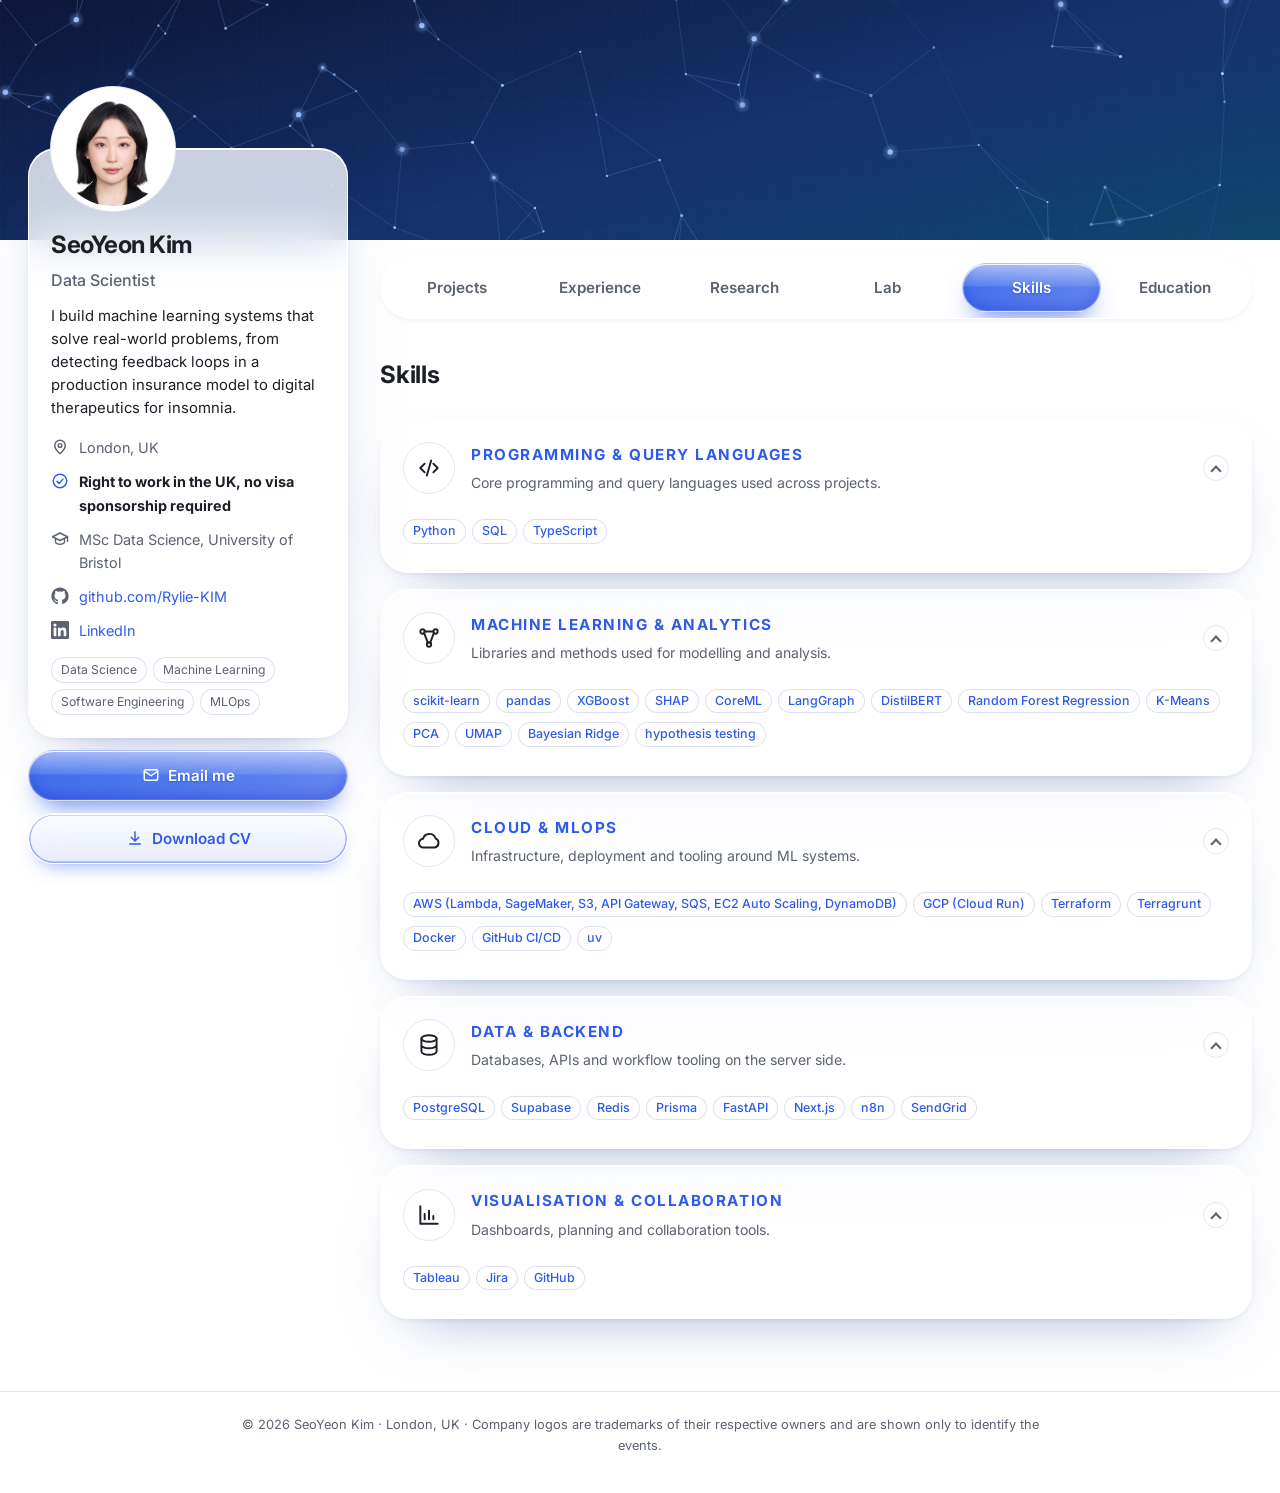
<file: skills.html>
<!doctype html>
<html lang="en">
<head>
  <meta charset="utf-8">
  <meta name="viewport" content="width=device-width, initial-scale=1">
  <title>Skills | SeoYeon Kim</title>
  <meta name="description" content="Portfolio of SeoYeon Kim, MSc Data Science graduate (University of Bristol).">
  <link rel="preconnect" href="https://fonts.googleapis.com">
  <link rel="preconnect" href="https://fonts.gstatic.com" crossorigin>
  <link href="https://fonts.googleapis.com/css2?family=Inter:wght@400;500;600;700&display=swap" rel="stylesheet">
  <link rel="stylesheet" href="style.css?v=20261124blue">
<link rel="icon" href="favicon.ico" sizes="any">
<link rel="icon" type="image/png" href="assets/favicon.png">
<link rel="apple-touch-icon" href="assets/apple-touch-icon.png">
</head>
<body>

<div class="banner" role="img" aria-label="Decorative network background"></div>

<div class="layout">
<aside class="profile">
  <div class="pcard">
    <img class="pavatar" src="assets/profile.jpg" alt="SeoYeon Kim">
    <h1>SeoYeon Kim</h1>
    <p class="prole">Data Scientist</p>
    <p class="pbio">I build machine learning systems that solve real-world problems, from detecting feedback loops in a production insurance model to digital therapeutics for insomnia.</p>
    <ul class="pinfo">
      <li><svg viewBox="0 0 24 24" width="18" height="18" fill="none" stroke="currentColor" stroke-width="1.9" stroke-linecap="round" stroke-linejoin="round" aria-hidden="true"><path d="M12 21s-7-6.2-7-11a7 7 0 0 1 14 0c0 4.8-7 11-7 11Z"/><circle cx="12" cy="10" r="2.5"/></svg><span>London, UK</span></li>
      <li class="visa"><svg viewBox="0 0 24 24" width="18" height="18" fill="none" stroke="currentColor" stroke-width="1.9" stroke-linecap="round" stroke-linejoin="round" aria-hidden="true"><circle cx="12" cy="12" r="9"/><path d="m8 12.5 2.7 2.7L16 9.5"/></svg><span><strong>Right to work in the UK, no visa sponsorship required</strong></span></li>
      <li><svg viewBox="0 0 24 24" width="18" height="18" fill="none" stroke="currentColor" stroke-width="1.9" stroke-linecap="round" stroke-linejoin="round" aria-hidden="true"><path d="m2 9 10-5 10 5-10 5Z"/><path d="M6 11.5V16c0 1.5 3 3 6 3s6-1.5 6-3v-4.5M22 9v6"/></svg><span>MSc Data Science, University of Bristol</span></li>
      <li><svg viewBox="0 0 24 24" width="18" height="18" fill="currentColor" aria-hidden="true"><path d="M12 .5C5.65.5.5 5.65.5 12c0 5.08 3.29 9.39 7.86 10.91.58.1.79-.25.79-.56v-2c-3.2.7-3.88-1.54-3.88-1.54-.52-1.33-1.28-1.69-1.28-1.69-1.04-.71.08-.7.08-.7 1.15.08 1.76 1.18 1.76 1.18 1.03 1.76 2.69 1.25 3.35.95.1-.74.4-1.25.73-1.54-2.55-.29-5.24-1.28-5.24-5.69 0-1.26.45-2.28 1.18-3.09-.12-.29-.51-1.46.11-3.04 0 0 .97-.31 3.17 1.18a11 11 0 0 1 5.77 0c2.2-1.49 3.17-1.18 3.17-1.18.62 1.58.23 2.75.11 3.04.74.81 1.18 1.83 1.18 3.09 0 4.42-2.7 5.4-5.27 5.68.41.36.78 1.05.78 2.12v3.14c0 .31.21.67.8.56A11.5 11.5 0 0 0 23.5 12C23.5 5.65 18.35.5 12 .5Z"/></svg><a href="https://github.com/Rylie-KIM">github.com/Rylie-KIM</a></li>
      <li><svg viewBox="0 0 24 24" width="18" height="18" fill="currentColor" aria-hidden="true"><path d="M20.45 20.45h-3.56v-5.57c0-1.33-.03-3.04-1.85-3.04-1.86 0-2.14 1.45-2.14 2.95v5.66H9.34V9h3.42v1.56h.05c.48-.9 1.64-1.85 3.37-1.85 3.6 0 4.27 2.37 4.27 5.46v6.28ZM5.34 7.43a2.06 2.06 0 1 1 0-4.13 2.06 2.06 0 0 1 0 4.13ZM7.12 20.45H3.56V9h3.56v11.45ZM22.22 0H1.77C.79 0 0 .77 0 1.73v20.54C0 23.23.79 24 1.77 24h20.45c.98 0 1.78-.77 1.78-1.73V1.73C24 .77 23.2 0 22.22 0Z"/></svg><a href="http://www.linkedin.com/in/seo-yeon-kim-syk">LinkedIn</a></li>
    </ul>
    <div class="pchips"><span>Data Science</span><span>Machine Learning</span><span>Software Engineering</span><span>MLOps</span></div>
  </div>
  <button class="pbtn primary copy-email" type="button" data-email="yeonkim112599@gmail.com" data-label="Email me"><svg viewBox="0 0 24 24" width="18" height="18" fill="none" stroke="currentColor" stroke-width="1.9" stroke-linecap="round" stroke-linejoin="round" aria-hidden="true"><rect x="3" y="5" width="18" height="14" rx="2"/><path d="m3 7 9 6 9-6"/></svg><span>Email me</span></button>
  <a class="pbtn" href="assets/cv/SeoYeon_Kim_CV.pdf" download="SeoYeon_Kim_CV.pdf"><svg viewBox="0 0 24 24" width="18" height="18" fill="none" stroke="currentColor" stroke-width="1.9" stroke-linecap="round" stroke-linejoin="round" aria-hidden="true"><path d="M12 4v11M7 11l5 5 5-5M5 20h14"/></svg><span>Download CV</span></a>
</aside>
<div class="content">
<nav class="subtabs" aria-label="Sections"><a href="index.html"><span>Projects</span></a><a href="experience.html"><span>Experience</span></a><a href="research.html"><span>Research</span></a><a href="lab.html"><span>Lab</span></a><a href="skills.html" class="on" aria-current="page"><span>Skills</span></a><a href="education.html"><span>Education</span></a></nav>
<main>

<section id="skills">
  <h2>Skills</h2>
  <div class="skill-grid">
    <details class="skill" open>
      <summary>
        <span class="skill-icon"><svg viewBox="0 0 24 24" width="26" height="26" fill="none" stroke="currentColor" stroke-width="1.8" stroke-linecap="round" stroke-linejoin="round" aria-hidden="true"><path d="m8 8-4 4 4 4M16 8l4 4-4 4M14 5l-4 14"/></svg></span>
        <span class="skill-text"><span class="skill-title">Programming &amp; Query Languages</span><span class="skill-desc">Core programming and query languages used across projects.</span></span>
        <span class="chev" aria-hidden="true"></span>
      </summary>
      <div class="skill-body"><span class="tag">Python</span><span class="tag">SQL</span><span class="tag">TypeScript</span></div>
    </details>
    <details class="skill" open>
      <summary>
        <span class="skill-icon"><svg viewBox="0 0 24 24" width="26" height="26" fill="none" stroke="currentColor" stroke-width="1.8" stroke-linecap="round" stroke-linejoin="round" aria-hidden="true"><circle cx="6" cy="6" r="2"/><circle cx="18" cy="6" r="2"/><circle cx="12" cy="18" r="2"/><path d="M7.5 7.5 11 16.5M16.5 7.5 13 16.5M8 6h8"/></svg></span>
        <span class="skill-text"><span class="skill-title">Machine Learning &amp; Analytics</span><span class="skill-desc">Libraries and methods used for modelling and analysis.</span></span>
        <span class="chev" aria-hidden="true"></span>
      </summary>
      <div class="skill-body"><span class="tag">scikit-learn</span><span class="tag">pandas</span><span class="tag">XGBoost</span><span class="tag">SHAP</span><span class="tag">CoreML</span><span class="tag">LangGraph</span><span class="tag">DistilBERT</span><span class="tag">Random Forest Regression</span><span class="tag">K-Means</span><span class="tag">PCA</span><span class="tag">UMAP</span><span class="tag">Bayesian Ridge</span><span class="tag">hypothesis testing</span></div>
    </details>
    <details class="skill" open>
      <summary>
        <span class="skill-icon"><svg viewBox="0 0 24 24" width="26" height="26" fill="none" stroke="currentColor" stroke-width="1.8" stroke-linecap="round" stroke-linejoin="round" aria-hidden="true"><path d="M7 18a4 4 0 0 1-.5-8A6 6 0 0 1 18 9.5a4.5 4.5 0 0 1-.5 8.5Z"/></svg></span>
        <span class="skill-text"><span class="skill-title">Cloud &amp; MLOps</span><span class="skill-desc">Infrastructure, deployment and tooling around ML systems.</span></span>
        <span class="chev" aria-hidden="true"></span>
      </summary>
      <div class="skill-body"><span class="tag">AWS (Lambda, SageMaker, S3, API Gateway, SQS, EC2 Auto Scaling, DynamoDB)</span><span class="tag">GCP (Cloud Run)</span><span class="tag">Terraform</span><span class="tag">Terragrunt</span><span class="tag">Docker</span><span class="tag">GitHub CI/CD</span><span class="tag">uv</span></div>
    </details>
    <details class="skill" open>
      <summary>
        <span class="skill-icon"><svg viewBox="0 0 24 24" width="26" height="26" fill="none" stroke="currentColor" stroke-width="1.8" stroke-linecap="round" stroke-linejoin="round" aria-hidden="true"><ellipse cx="12" cy="6" rx="7" ry="3"/><path d="M5 6v12c0 1.7 3.1 3 7 3s7-1.3 7-3V6M5 12c0 1.7 3.1 3 7 3s7-1.3 7-3"/></svg></span>
        <span class="skill-text"><span class="skill-title">Data &amp; Backend</span><span class="skill-desc">Databases, APIs and workflow tooling on the server side.</span></span>
        <span class="chev" aria-hidden="true"></span>
      </summary>
      <div class="skill-body"><span class="tag">PostgreSQL</span><span class="tag">Supabase</span><span class="tag">Redis</span><span class="tag">Prisma</span><span class="tag">FastAPI</span><span class="tag">Next.js</span><span class="tag">n8n</span><span class="tag">SendGrid</span></div>
    </details>
    <details class="skill" open>
      <summary>
        <span class="skill-icon"><svg viewBox="0 0 24 24" width="26" height="26" fill="none" stroke="currentColor" stroke-width="1.8" stroke-linecap="round" stroke-linejoin="round" aria-hidden="true"><path d="M4 20V4M4 20h16M8 16v-5M12 16V8M16 16v-3"/></svg></span>
        <span class="skill-text"><span class="skill-title">Visualisation &amp; Collaboration</span><span class="skill-desc">Dashboards, planning and collaboration tools.</span></span>
        <span class="chev" aria-hidden="true"></span>
      </summary>
      <div class="skill-body"><span class="tag">Tableau</span><span class="tag">Jira</span><span class="tag">GitHub</span></div>
    </details>
  </div>
</section>

</main>
</div>
</div>

<footer class="legal-foot"><div class="wrap">© 2026 SeoYeon Kim · London, UK · Company logos are trademarks of their respective owners and are shown only to identify the events.</div></footer>

<script>

(function () {
  document.querySelectorAll('.copy-email').forEach(function (b) {
    b.addEventListener('click', function () {
      var t = b.getAttribute('data-email');
      var label = b.getAttribute('data-label');
      var span = b.querySelector('span') || b;
      function done() { span.textContent = 'Copied: ' + t; setTimeout(function () { span.textContent = label; }, 2200); }
      if (navigator.clipboard && navigator.clipboard.writeText) {
        navigator.clipboard.writeText(t).then(done, function () { window.prompt('Copy this address:', t); });
      } else { window.prompt('Copy this address:', t); }
    });
  });
})();
document.querySelectorAll('.carousel').forEach(function (c) {
  var track = c.querySelector('.track');
  var n = track.children.length;
  if (n < 2) return;
  var dots = document.createElement('div');
  dots.className = 'dots';
  var ds = [];
  for (var i = 0; i < n; i++) {
    var d = document.createElement('button');
    d.type = 'button';
    d.setAttribute('aria-label', 'Photo ' + (i + 1));
    (function (i) { d.onclick = function () { track.scrollTo({ left: i * track.clientWidth, behavior: 'smooth' }); }; })(i);
    dots.appendChild(d); ds.push(d);
  }
  function mk(cls, label, dir) {
    var b = document.createElement('button');
    b.type = 'button'; b.className = 'nav ' + cls; b.textContent = label;
    b.setAttribute('aria-label', dir > 0 ? 'Next photo' : 'Previous photo');
    b.onclick = function () { track.scrollBy({ left: dir * track.clientWidth, behavior: 'smooth' }); };
    return b;
  }
  c.appendChild(mk('prev', '\u2039', -1));
  c.appendChild(mk('next', '\u203a', 1));
  c.appendChild(dots);
  function sync() {
    var i = Math.round(track.scrollLeft / track.clientWidth);
    ds.forEach(function (d, k) { d.classList.toggle('on', k === i); });
  }
  track.addEventListener('scroll', sync, { passive: true });
  sync();
});
</script>
</body>
</html>
</file>
<file: style.css>
:root {
  --bg: #ffffff;
  --surface: #f6f7f9;
  --text: #1c1f26;
  --muted: #5b6270;
  --line: #e3e6eb;
  --accent: #2f5bea;
  --accent-soft: #e8eefe;
}

@media (prefers-color-scheme: dark) {
  :root {
    --bg: #0f1218;
    --surface: #171b24;
    --text: #e8eaf0;
    --muted: #9aa1b0;
    --line: #262b37;
    --accent: #7c9bff;
    --accent-soft: #1d2540;
  }
}

* { box-sizing: border-box; }
html { scroll-behavior: smooth; }

body {
  margin: 0;
  background: var(--bg);
  color: var(--text);
  font-family: "Inter", -apple-system, BlinkMacSystemFont, "Segoe UI", sans-serif;
  line-height: 1.65;
  -webkit-font-smoothing: antialiased;
}

a { color: var(--accent); text-decoration: none; }
a:hover { text-decoration: underline; }

.wrap { max-width: 880px; margin: 0 auto; padding: 0 20px; }

/* nav */
nav {
  position: sticky; top: 0; z-index: 10;
  background: color-mix(in srgb, var(--bg) 88%, transparent);
  backdrop-filter: blur(8px);
  border-bottom: 1px solid var(--line);
}
nav .wrap { display: flex; justify-content: space-between; align-items: center; height: 56px; }
nav .brand { font-weight: 700; color: var(--text); }
nav ul { display: flex; gap: 18px; list-style: none; margin: 0; padding: 0; font-size: 0.92rem; }
nav ul a { color: var(--muted); }
nav ul a:hover { color: var(--accent); text-decoration: none; }

/* hero */
.hero { padding: 72px 0 48px; }
.hero .wrap { display: flex; gap: 40px; align-items: center; }
.hero img {
  width: 180px; height: 232px; object-fit: cover; border-radius: 16px;
  border: 1px solid var(--line); flex-shrink: 0;
}
.hero h1 { font-size: 2.6rem; line-height: 1.15; margin: 0 0 8px; letter-spacing: -0.02em; }
.hero .role { font-size: 1.15rem; color: var(--muted); margin: 0 0 16px; }
.hero p.lead { margin: 0 0 22px; max-width: 520px; }
.btns { display: flex; flex-wrap: wrap; gap: 10px; }
.btn {
  display: inline-block; padding: 9px 16px; border-radius: 8px; font-size: 0.92rem; font-weight: 600;
  border: 1px solid var(--line); color: var(--text); background: var(--surface);
}
.btn.primary { background: var(--accent); border-color: var(--accent); color: #fff; }
.btn:hover { text-decoration: none; filter: brightness(1.06); }

/* sections */
section { padding: 48px 0; border-top: 1px solid var(--line); }
h2 { font-size: 1.5rem; margin: 0 0 24px; letter-spacing: -0.01em; }
h3 { margin: 0; font-size: 1.05rem; }

.tag {
  display: inline-block; font-size: 0.78rem; padding: 2px 10px; margin: 0 6px 6px 0;
  border-radius: 999px; background: var(--accent-soft); color: var(--accent); font-weight: 500;
}

/* experience */
.job { margin-bottom: 32px; }
.job-head { display: flex; justify-content: space-between; gap: 12px; flex-wrap: wrap; }
.job-head .when { color: var(--muted); font-size: 0.9rem; }
.job .sub { color: var(--muted); font-size: 0.93rem; margin: 2px 0 8px; }
.job ul { margin: 8px 0 0; padding-left: 20px; }
.job li { margin-bottom: 6px; font-size: 0.95rem; }

/* projects */
.grid { display: grid; grid-template-columns: repeat(auto-fill, minmax(420px, 1fr)); gap: 20px; }
.card {
  background: var(--surface); border: 1px solid var(--line); border-radius: 14px;
  padding: 20px; display: flex; flex-direction: column;
}
.card .thumb { width: 100%; aspect-ratio: 16 / 10; object-fit: cover; border-radius: 10px; margin-bottom: 14px; display: block; }
.carousel { position: relative; margin-bottom: 14px; }
.carousel .track { display: flex; overflow-x: auto; scroll-snap-type: x mandatory; scrollbar-width: none; border-radius: 10px; }
.carousel .track::-webkit-scrollbar { display: none; }
.carousel .track > * { flex: 0 0 100%; scroll-snap-align: center; display: block; }
.carousel .thumb { margin-bottom: 0; }
.carousel .nav {
  position: absolute; top: 50%; transform: translateY(-50%); width: 30px; height: 30px; border-radius: 50%;
  border: none; background: rgba(0, 0, 0, 0.5); color: #fff; font-size: 1.2rem; line-height: 1; cursor: pointer;
}
.carousel .prev { left: 8px; }
.carousel .next { right: 8px; }
.carousel .dots { position: absolute; bottom: 8px; left: 0; right: 0; display: flex; justify-content: center; gap: 6px; }
.carousel .dots button { width: 7px; height: 7px; padding: 0; border-radius: 50%; border: none; background: rgba(255, 255, 255, 0.55); cursor: pointer; }
.carousel .dots button.on { background: #fff; }
.card h3 { margin-bottom: 4px; }
.card .meta { color: var(--muted); font-size: 0.85rem; margin-bottom: 10px; }
.card p { margin: 0 0 12px; font-size: 0.93rem; flex: 1; }
.card .badge { font-weight: 600; color: var(--accent); }

/* skills */
.skills dt { font-weight: 600; margin-top: 14px; }
.skills dd { margin: 4px 0 0; color: var(--muted); }

/* education */
.edu { margin-bottom: 18px; }
.edu .when { color: var(--muted); font-size: 0.9rem; }

footer { padding: 36px 0 56px; border-top: 1px solid var(--line); color: var(--muted); font-size: 0.88rem; }

@media (max-width: 700px) {
  .hero { padding-top: 40px; }
  .hero .wrap { flex-direction: column; align-items: flex-start; gap: 24px; }
  .hero h1 { font-size: 2rem; }
  .grid { grid-template-columns: 1fr; }
  nav ul { gap: 10px; font-size: 0.8rem; flex-wrap: wrap; }
  nav .wrap { height: auto; min-height: 56px; padding-top: 8px; padding-bottom: 8px; }
  nav .brand { display: none; }
}

.sponsors { display: flex; flex-wrap: wrap; align-items: center; gap: 8px; margin: 0 0 12px; font-size: 0.78rem; color: var(--muted); }
.sponsors .logo { background: #fff; border: 1px solid var(--line); border-radius: 6px; padding: 4px 8px; display: inline-flex; align-items: center; justify-content: center; }
.sponsors .logo img { width: 68px; height: 14px; object-fit: contain; display: block; }

.conf { margin: 12px 0 0; padding: 6px 10px; border-radius: 8px; font-size: 0.82rem; background: var(--accent-soft); color: var(--text); flex: none !important; }
.job .conf { margin-top: 12px; }

.card .links { display: flex; flex-direction: column; gap: 6px; margin-top: 12px; }
.card .links a {
  display: flex; justify-content: space-between; align-items: center;
  font-size: 0.85rem; font-weight: 600; padding: 7px 12px; border-radius: 8px;
  border: 1px solid var(--line); background: var(--bg); color: var(--accent);
}
.card .links a::after { content: "\2197"; margin-left: 12px; opacity: 0.7; }
.card .links a:hover { border-color: var(--accent); text-decoration: none; }

.org { display: flex; gap: 18px; align-items: flex-start; }
.org-body { flex: 1; min-width: 0; }
.org-logo {
  flex: 0 0 60px; width: 60px; height: 60px; border-radius: 12px; background: #fff;
  border: 1px solid var(--line); display: flex; align-items: center; justify-content: center; padding: 9px;
}
.org-logo img { width: 100%; height: 100%; object-fit: contain; display: block; }
.org-logo.navy { background: #1f3a73; }
.org-logo.brand { background: var(--accent); border-color: var(--accent); }
.org-logo .mono { color: #fff; font-weight: 700; font-size: 0.8rem; letter-spacing: 0.04em; }
@media (max-width: 700px) {
  .org { gap: 14px; }
  .org-logo { flex-basis: 48px; width: 48px; height: 48px; padding: 7px; border-radius: 10px; }
}

.edu.org { min-height: 60px; margin-bottom: 24px; }

.sublabel { font-size: 0.8rem; font-weight: 600; letter-spacing: 0.08em; text-transform: uppercase; color: var(--muted); margin: 32px 0 14px; }
#education h2 + .sublabel { margin-top: 0; }

.majors { margin: 8px 0 0; padding-left: 20px; font-size: 0.93rem; }
.majors li { margin-bottom: 2px; }
#awards h2 + .sublabel { margin-top: 0; }

button.btn { font-family: inherit; cursor: pointer; }

.hero p.visa { margin: -10px 0 22px; max-width: 520px; }

.proj { margin: 18px 0 4px; font-size: 0.95rem; font-weight: 600; }
.job .proj + ul { margin-top: 4px; }
.ptags { margin-top: 8px; }

/* hero extras */
.hero { position: relative; }
.hero::before { content: ""; position: absolute; inset: 0; background-image: linear-gradient(var(--line) 1px, transparent 1px), linear-gradient(90deg, var(--line) 1px, transparent 1px); background-size: 44px 44px; -webkit-mask-image: linear-gradient(#000 55%, transparent); mask-image: linear-gradient(#000 55%, transparent); pointer-events: none; }
.hero .wrap { position: relative; }
.chips { display: flex; flex-wrap: wrap; gap: 8px; margin: 0 0 22px; }
.chips span { padding: 5px 12px; border-radius: 999px; border: 1px solid var(--line); background: var(--surface); font-size: 0.82rem; color: var(--muted); }

/* segmented section tabs */
nav .tabs { display: flex; gap: 2px; padding: 4px; border: 1px solid var(--line); border-radius: 12px; background: var(--surface); overflow-x: auto; scrollbar-width: none; }
nav .tabs::-webkit-scrollbar { display: none; }
.tab { font: inherit; font-size: 0.9rem; color: var(--muted); background: transparent; border: none; padding: 7px 16px; border-radius: 9px; cursor: pointer; white-space: nowrap; }
.tab:hover { color: var(--text); }
.tab.on { background: var(--text); color: var(--bg); font-weight: 600; }
section[hidden] { display: none; }
main > section:first-of-type { border-top: none; }

/* footer card */
.site-footer { text-align: center; padding: 56px 0 48px; border-top: 1px solid var(--line); background-image: linear-gradient(var(--line) 1px, transparent 1px), linear-gradient(90deg, var(--line) 1px, transparent 1px); background-size: 44px 44px; color: var(--text); }
.site-footer .avatar { width: 96px; height: 96px; border-radius: 50%; object-fit: cover; object-position: center 20%; border: 3px solid var(--bg); box-shadow: 0 0 0 1px var(--line); }
.site-footer h2 { margin: 16px 0 6px; font-size: 1.9rem; letter-spacing: -0.02em; }
.site-footer .tagline { margin: 0 auto 22px; max-width: 560px; color: var(--muted); }
.btns.center { justify-content: center; }
.btn.dark { background: var(--text); color: var(--bg); border-color: var(--text); display: inline-flex; align-items: center; gap: 8px; }
.icons { display: flex; justify-content: center; gap: 12px; margin: 18px 0 28px; }
.icon-btn { width: 58px; height: 58px; border-radius: 14px; border: 1px solid var(--line); background: var(--surface); display: inline-flex; align-items: center; justify-content: center; color: var(--text); }
.icon-btn:hover { border-color: var(--accent); text-decoration: none; }
.site-footer .legal { color: var(--muted); font-size: 0.82rem; margin: 0; }
@media (max-width: 700px) { nav .wrap { height: auto; padding-top: 8px; padding-bottom: 8px; } nav .tabs { max-width: 100%; } .tab { padding: 7px 12px; } }

/* large tab bar under the profile */
.tabbar { position: sticky; top: 0; z-index: 10; padding: 14px 0; background: color-mix(in srgb, var(--bg) 90%, transparent); backdrop-filter: blur(8px); border-bottom: 1px solid var(--line); }
.tabbar .wrap { display: flex; justify-content: center; }
.tabbar .tabs { display: inline-flex; gap: 4px; padding: 6px; border: 1px solid var(--line); border-radius: 16px; background: var(--surface); max-width: 100%; overflow-x: auto; scrollbar-width: none; }
.tabbar .tabs::-webkit-scrollbar { display: none; }
.tabbar .tab { font-family: inherit; font-size: 1.05rem; padding: 12px 26px; border-radius: 11px; }
@media (max-width: 700px) { .tabbar .tab { font-size: 0.95rem; padding: 10px 16px; } }

/* multi-page top navigation */
.topnav { position: sticky; top: 0; z-index: 20; background: color-mix(in srgb, var(--bg) 92%, transparent); backdrop-filter: blur(8px); border-bottom: 1px solid var(--line); }
.topnav .wrap { display: flex; justify-content: space-between; align-items: center; gap: 16px; min-height: 60px; }
.topnav .brand { font-weight: 700; color: var(--text); white-space: nowrap; }
.topnav .links { display: flex; gap: 4px; overflow-x: auto; scrollbar-width: none; }
.topnav .links::-webkit-scrollbar { display: none; }
.topnav .links a { text-transform: uppercase; letter-spacing: 0.12em; font-size: 0.78rem; font-weight: 600; color: var(--muted); padding: 10px 14px; border-radius: 10px; white-space: nowrap; }
.topnav .links a:hover { color: var(--text); text-decoration: none; }
.topnav .links a.on { background: var(--surface); color: var(--accent); box-shadow: inset 0 -2px 0 var(--accent); }
@media (max-width: 700px) { .topnav .brand { display: none; } .topnav .links { width: 100%; } .topnav .wrap { padding-top: 6px; padding-bottom: 6px; } }

/* big page buttons on Home */
.tabbar.home { position: static; background: none; backdrop-filter: none; border-bottom: none; padding: 8px 0 56px; }
.tabbar.home .tabs { flex-wrap: wrap; justify-content: center; padding: 8px; border-radius: 18px; overflow: visible; }
.tabbar.home .tab { display: inline-block; text-decoration: none; color: var(--text); font-size: 1.1rem; padding: 14px 30px; border-radius: 12px; font-weight: 500; }
.tabbar.home .tab:hover { background: var(--bg); color: var(--accent); }

/* skills accordion cards */
.skill-grid { display: grid; grid-template-columns: 1fr; gap: 16px; align-items: start; }
.skill { background: var(--surface); border: 1px solid var(--line); border-radius: 14px; overflow: hidden; }
.skill summary { list-style: none; display: flex; align-items: center; gap: 16px; padding: 22px; cursor: pointer; }
.skill summary::-webkit-details-marker { display: none; }
.skill-icon { flex: 0 0 52px; width: 52px; height: 52px; border-radius: 50%; border: 1px solid var(--line); background: var(--bg); display: inline-flex; align-items: center; justify-content: center; color: var(--text); }
.skill-text { flex: 1; min-width: 0; display: flex; flex-direction: column; gap: 4px; }
.skill-title { text-transform: uppercase; letter-spacing: 0.1em; font-weight: 700; color: var(--accent); font-size: 0.95rem; }
.skill-desc { color: var(--muted); font-size: 0.88rem; }
.chev { flex: 0 0 26px; width: 26px; height: 26px; border-radius: 50%; border: 1px solid var(--line); position: relative; }
.chev::after { content: ""; position: absolute; left: 8px; top: 8px; width: 6px; height: 6px; border-right: 2px solid var(--muted); border-bottom: 2px solid var(--muted); transform: rotate(45deg); transition: transform 0.15s; }
.skill[open] .chev::after { transform: rotate(-135deg); top: 11px; }
.skill-body { padding: 0 22px 22px; }
@media (max-width: 700px) { .skill-grid { grid-template-columns: 1fr; } }

.btn.cv { display: inline-flex; align-items: center; gap: 8px; }
.btn.cv.light { background: var(--surface); color: var(--text); }

/* ===== profile-sidebar layout ===== */
body { background: var(--bg); }
.banner { height: 240px; background: #0b1530 url(assets/banner.svg) center / cover no-repeat; }
.layout { max-width: 1480px; margin: 0 auto; padding: 0 28px 56px; display: grid; grid-template-columns: 320px minmax(0, 1fr); gap: 32px; align-items: start; }
.profile { position: sticky; top: 16px; margin-top: -92px; display: flex; flex-direction: column; gap: 12px; z-index: 5; }
.pcard { background: var(--bg); border: 1px solid var(--line); border-radius: 18px; padding: 0 22px 22px; box-shadow: 0 8px 28px rgba(15, 23, 42, 0.12); text-align: left; }
.pavatar { width: 124px; height: 124px; border-radius: 50%; object-fit: contain; object-position: center bottom; margin-top: -62px; border: 5px solid var(--bg); background: #fff; display: block; box-shadow: 0 0 0 1px var(--line); }
.pcard h1 { margin: 14px 0 2px; font-size: 1.5rem; letter-spacing: -0.02em; }
.prole { margin: 0 0 12px; color: var(--muted); font-weight: 500; }
.pbio { margin: 0 0 16px; font-size: 0.93rem; line-height: 1.55; }
.pinfo { list-style: none; margin: 0 0 14px; padding: 0; display: flex; flex-direction: column; gap: 10px; font-size: 0.9rem; }
.pinfo li { display: flex; gap: 10px; align-items: flex-start; color: var(--muted); }
.pinfo li svg { flex: 0 0 18px; margin-top: 2px; color: var(--muted); }
.pinfo li.visa, .pinfo li.visa svg { color: var(--text); }
.pinfo li.visa svg { color: var(--accent); }
.pinfo a { color: var(--accent); }
.pchips { display: flex; flex-wrap: wrap; gap: 6px; }
.pchips span { padding: 3px 10px; border-radius: 999px; border: 1px solid var(--line); background: var(--surface); font-size: 0.76rem; color: var(--muted); }
.pbtn { display: flex; align-items: center; justify-content: center; gap: 8px; width: 100%; padding: 12px 16px; border-radius: 999px; font: inherit; font-size: 0.95rem; font-weight: 600; cursor: pointer; border: 1px solid var(--accent); background: var(--bg); color: var(--accent); }
.pbtn.primary { background: var(--accent); color: #fff; }
.pbtn:hover { text-decoration: none; filter: brightness(1.07); }
.content { min-width: 0; padding-top: 0; }
.subtabs { position: sticky; top: 0; z-index: 8; display: flex; gap: 4px; overflow-x: auto; scrollbar-width: none; background: color-mix(in srgb, var(--surface) 92%, transparent); backdrop-filter: blur(8px); border: 1px solid var(--line); border-radius: 14px; padding: 6px; margin-top: 16px; }
.subtabs::-webkit-scrollbar { display: none; }
.subtabs a { display: inline-flex; align-items: center; gap: 8px; padding: 11px 16px; border-radius: 10px; color: var(--muted); font-weight: 600; font-size: 0.95rem; white-space: nowrap; }
.subtabs a:hover { color: var(--text); text-decoration: none; }
.subtabs a.on { background: var(--bg); color: var(--accent); box-shadow: 0 1px 4px rgba(15, 23, 42, 0.12); }
.content main { padding-top: 8px; }
.content main > section { border-top: none; padding: 28px 0 16px; }
.content main > section + section { border-top: 1px solid var(--line); margin-top: 16px; }
.legal-foot { border-top: 1px solid var(--line); padding: 22px 0 36px; color: var(--muted); font-size: 0.8rem; text-align: center; }
@media (max-width: 900px) {
  .banner { height: 150px; }
  .layout { grid-template-columns: 1fr; gap: 16px; }
  .profile { position: static; margin-top: -60px; }
  .pavatar { width: 104px; height: 104px; margin-top: -52px; }
  .subtabs { margin-top: 4px; }
  .grid { grid-template-columns: 1fr; }
}

/* tabs share the full bar width evenly */
.subtabs a { flex: 1 0 auto; justify-content: center; }

.conf + .links { margin-top: 6px; }

/* override .card p margins so the notice sits tight above the link buttons */
.card p.conf { margin: 12px 0 0; flex: none; }
.card p.conf + .links { margin-top: 6px; }

/* cards: description keeps its natural height; free space sits above the bottom group
   (tags, notice, links) so the groups line up at the bottom and no gap opens under the text */
.card > p:not(.conf) { flex: 0 0 auto; }
.card > div:not(.links):not(.carousel):not(.sponsors):not(.meta) { margin-top: auto; }
.card .links { margin-top: 0; padding-top: 12px; }
.card p.conf { margin-top: 0; }
.card div:has(+ p.conf) { margin-bottom: 12px; }
.card p.conf + .links { padding-top: 6px; }

.sponsors .logo-text { gap: 6px; }
.sponsors .logo-text img { width: 14px; height: 14px; border-radius: 3px; }
.sponsors .logo-text b { font-size: 0.74rem; line-height: 14px; color: #1c1f26; font-weight: 600; white-space: nowrap; }

.job-head .when { text-align: right; }
.job-head .when .loc { display: block; margin-top: 2px; font-size: 0.85rem; }
@media (min-width: 701px) { .job-head:has(.loc) { margin-bottom: -22px; } .job-head:has(.loc) + .sub { position: relative; max-width: 70%; } }

/* LinkedIn / GitHub / download links shown as small logo boxes */
.card .links { flex-direction: row; flex-wrap: wrap; align-items: center; }
.card .links a.ico { flex: none; justify-content: center; width: 38px; height: 34px; padding: 0; color: var(--text); }
.card .links a.ico::after { content: none; }
.card .links a.ico:hover { color: var(--accent); }

/* ===== glass components (from DeskThread); page background unchanged ===== */
:root {
  --glass: rgba(255, 255, 255, .56); --glass-2: rgba(255, 255, 255, .78); --glass-edge: rgba(255, 255, 255, .95);
  --glass-hair: rgba(40, 70, 160, .16);
  --glass-shadow: 0 26px 60px -34px rgba(40, 70, 160, .5), 0 2px 6px -2px rgba(40, 70, 160, .12), inset 0 1px 0 #fff;
}
@media (prefers-color-scheme: dark) {
  :root {
    --glass: rgba(255, 255, 255, .06); --glass-2: rgba(255, 255, 255, .1); --glass-edge: rgba(255, 255, 255, .16);
    --glass-hair: rgba(255, 255, 255, .12);
    --glass-shadow: 0 26px 60px -34px rgba(0, 0, 0, .8), inset 0 1px 0 rgba(255, 255, 255, .14);
  }
}
.pcard, .card, .subtabs, .skill {
  background: var(--glass); border: 1px solid var(--glass-edge); box-shadow: var(--glass-shadow);
  -webkit-backdrop-filter: blur(24px) saturate(160%); backdrop-filter: blur(24px) saturate(160%);
}
.pcard { background: var(--glass-2); border-radius: 28px; }
.card, .skill { border-radius: 28px; }
.card { padding: 22px 24px; }
.card .thumb, .carousel .track { border-radius: 18px; }
.subtabs { border-radius: 999px; padding: 6px; background: var(--glass-2); }
.subtabs a { border-radius: 999px; }
.subtabs a.on { background: var(--accent); color: #fff; box-shadow: 0 10px 22px -12px var(--accent); }
.tag, .pchips span, .chips span { background: var(--glass-2); box-shadow: inset 0 0 0 1px var(--glass-hair); border: 0; }
.tag { color: var(--accent); }
.card .links a, .btn, .pbtn, .icon-btn, .sponsors .logo {
  border-radius: 999px; border: 0; background: var(--glass-2); box-shadow: inset 0 0 0 1.5px var(--glass-hair);
}
.card .links a.ico:hover, .btn:hover { box-shadow: inset 0 0 0 1.5px var(--accent); }
.sponsors .logo { border-radius: 10px; background: rgba(255, 255, 255, .85); }
.btn.primary, .pbtn.primary { background: var(--accent); color: #fff; box-shadow: 0 14px 28px -14px var(--accent), inset 0 1px 0 rgba(255, 255, 255, .35); }
.conf { border-radius: 14px; background: var(--glass-2); box-shadow: inset 0 0 0 1px var(--glass-hair); }
@media (prefers-reduced-motion: no-preference) {
  .card, .card .links a, .btn { transition: transform .15s ease, box-shadow .15s ease; }
  .card:hover { transform: translateY(-3px); }
}

/* equal-width tab buttons */
.subtabs { display: grid; grid-auto-flow: column; grid-auto-columns: 1fr; }
.subtabs a { flex: none; justify-content: center; }

/* ===== glassier blue buttons ===== */
.subtabs a.on, .btn.primary, .pbtn.primary {
  position: relative; overflow: hidden; color: #fff; border: 1px solid rgba(255, 255, 255, .55);
  background:
    linear-gradient(180deg, rgba(255, 255, 255, .55) 0%, rgba(255, 255, 255, .12) 46%, rgba(255, 255, 255, 0) 50%),
    linear-gradient(150deg, color-mix(in srgb, var(--accent) 88%, #8ad8ff) 0%, color-mix(in srgb, var(--accent) 72%, transparent) 100%);
  -webkit-backdrop-filter: blur(14px) saturate(180%); backdrop-filter: blur(14px) saturate(180%);
  box-shadow: inset 0 1px 0 rgba(255, 255, 255, .85), inset 0 -10px 18px -8px rgba(10, 23, 196, .45),
    inset 0 0 0 1px rgba(255, 255, 255, .18), 0 14px 26px -12px color-mix(in srgb, var(--accent) 85%, transparent);
  text-shadow: 0 1px 2px rgba(10, 23, 120, .35);
}
.pbtn:not(.primary) {
  background: linear-gradient(180deg, rgba(255, 255, 255, .7), color-mix(in srgb, var(--accent) 12%, rgba(255, 255, 255, .35)));
  -webkit-backdrop-filter: blur(14px) saturate(180%); backdrop-filter: blur(14px) saturate(180%);
  border: 1px solid rgba(255, 255, 255, .8);
  box-shadow: inset 0 1px 0 #fff, inset 0 0 0 1.5px color-mix(in srgb, var(--accent) 45%, transparent), 0 10px 20px -12px color-mix(in srgb, var(--accent) 70%, transparent);
}
.btn.primary:hover, .pbtn.primary:hover { filter: brightness(1.08) saturate(1.1); }
</file>
